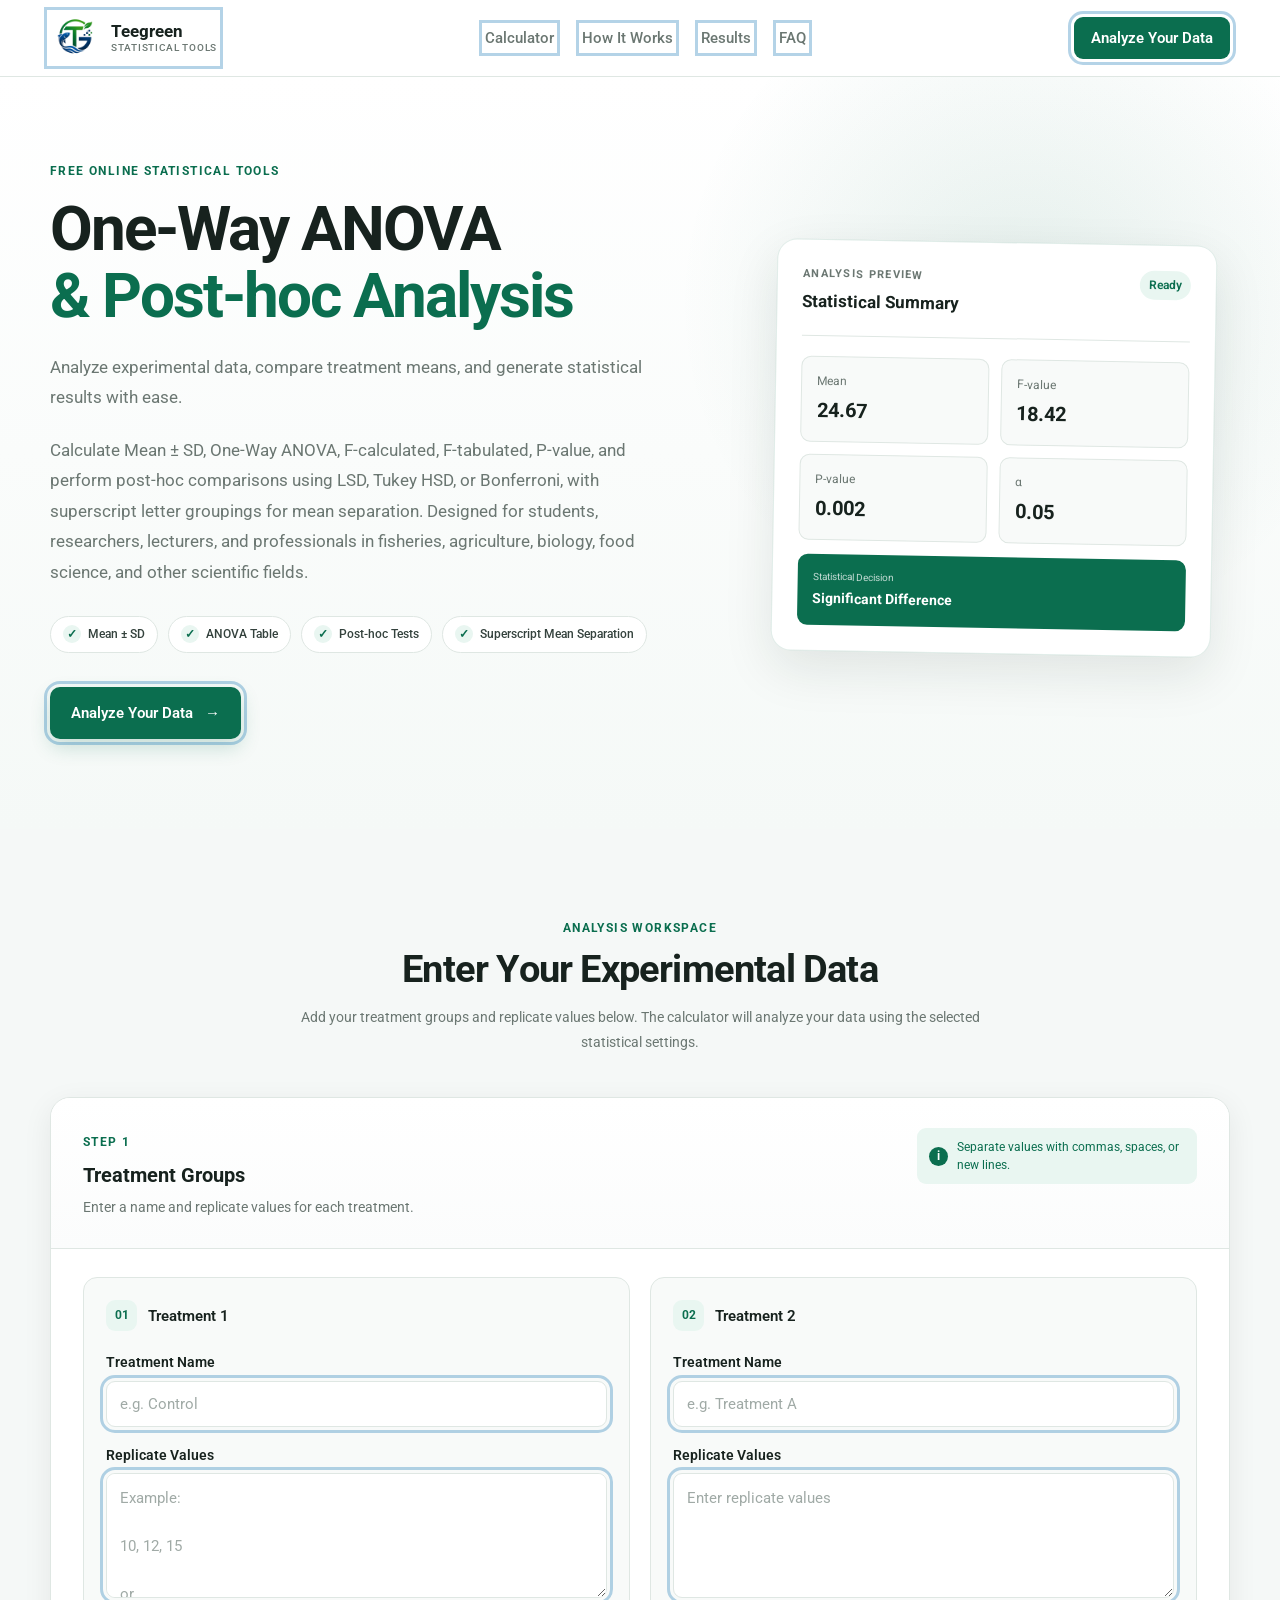
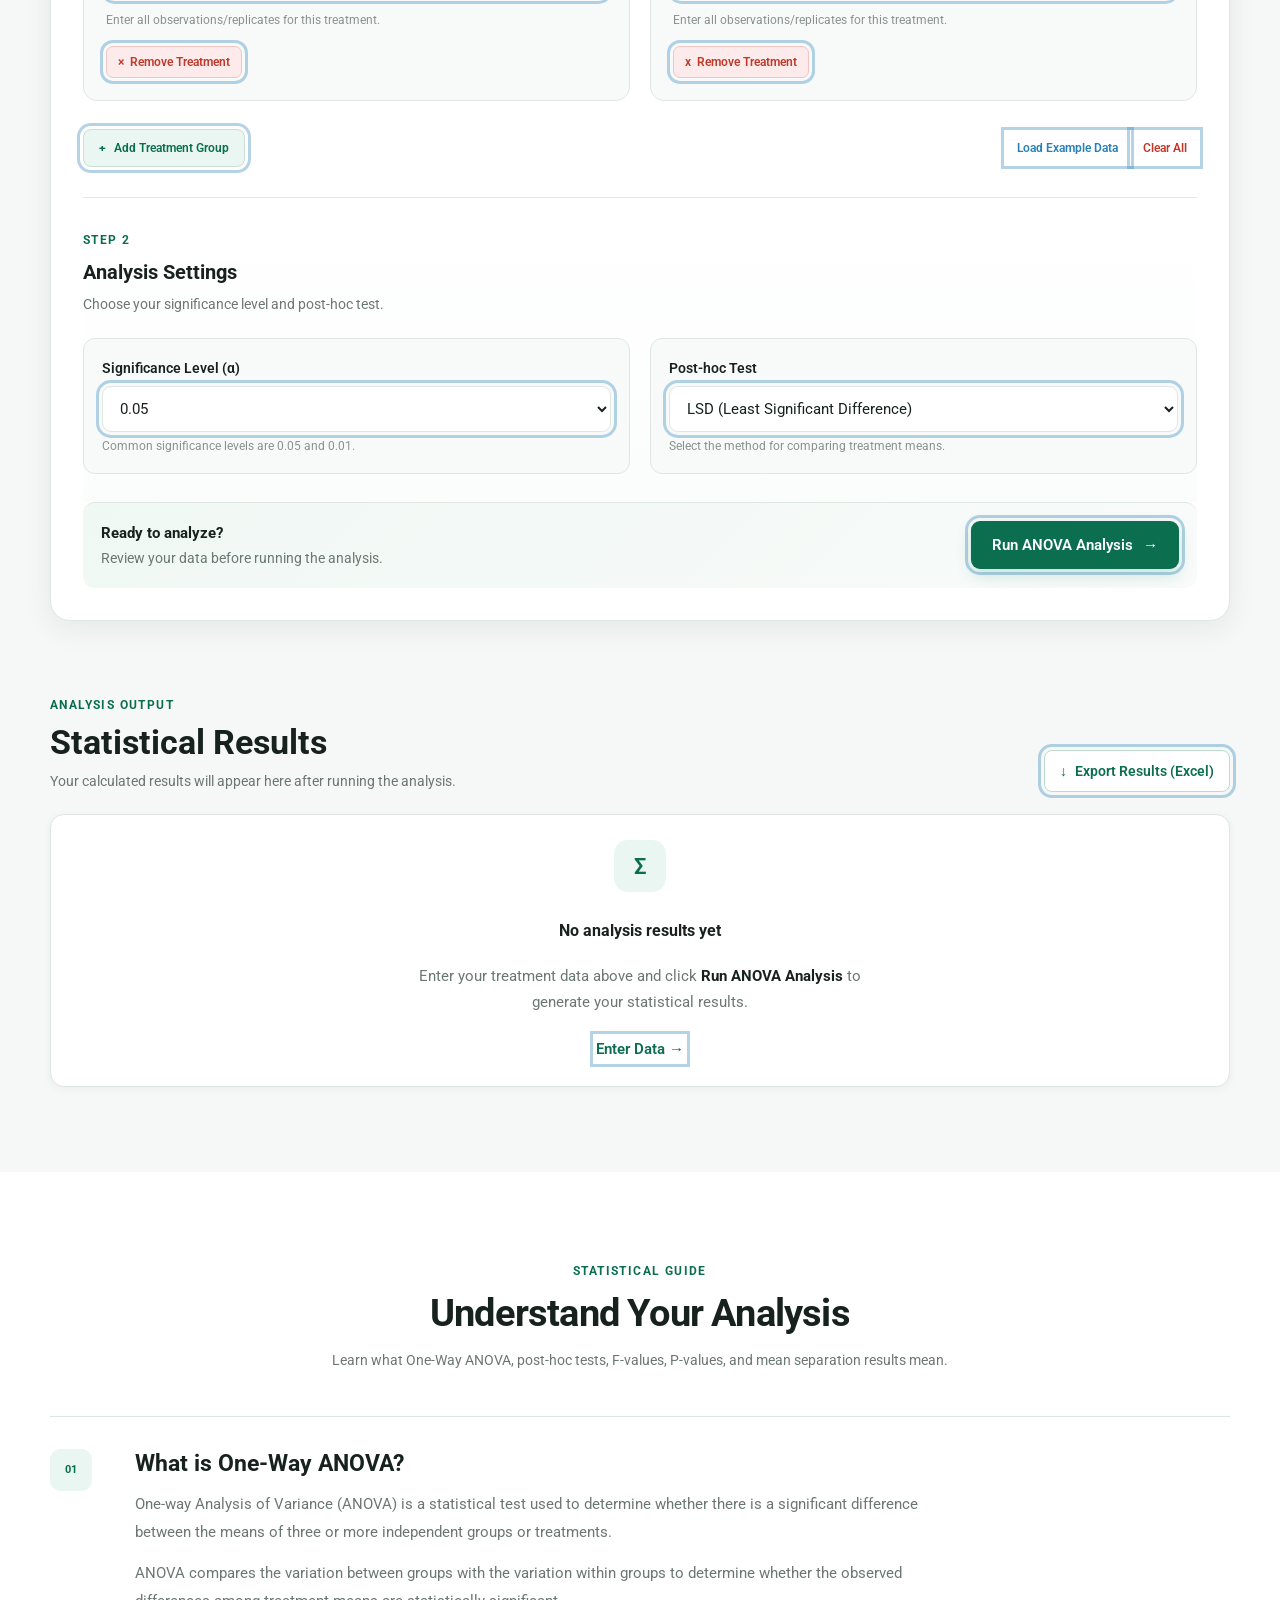
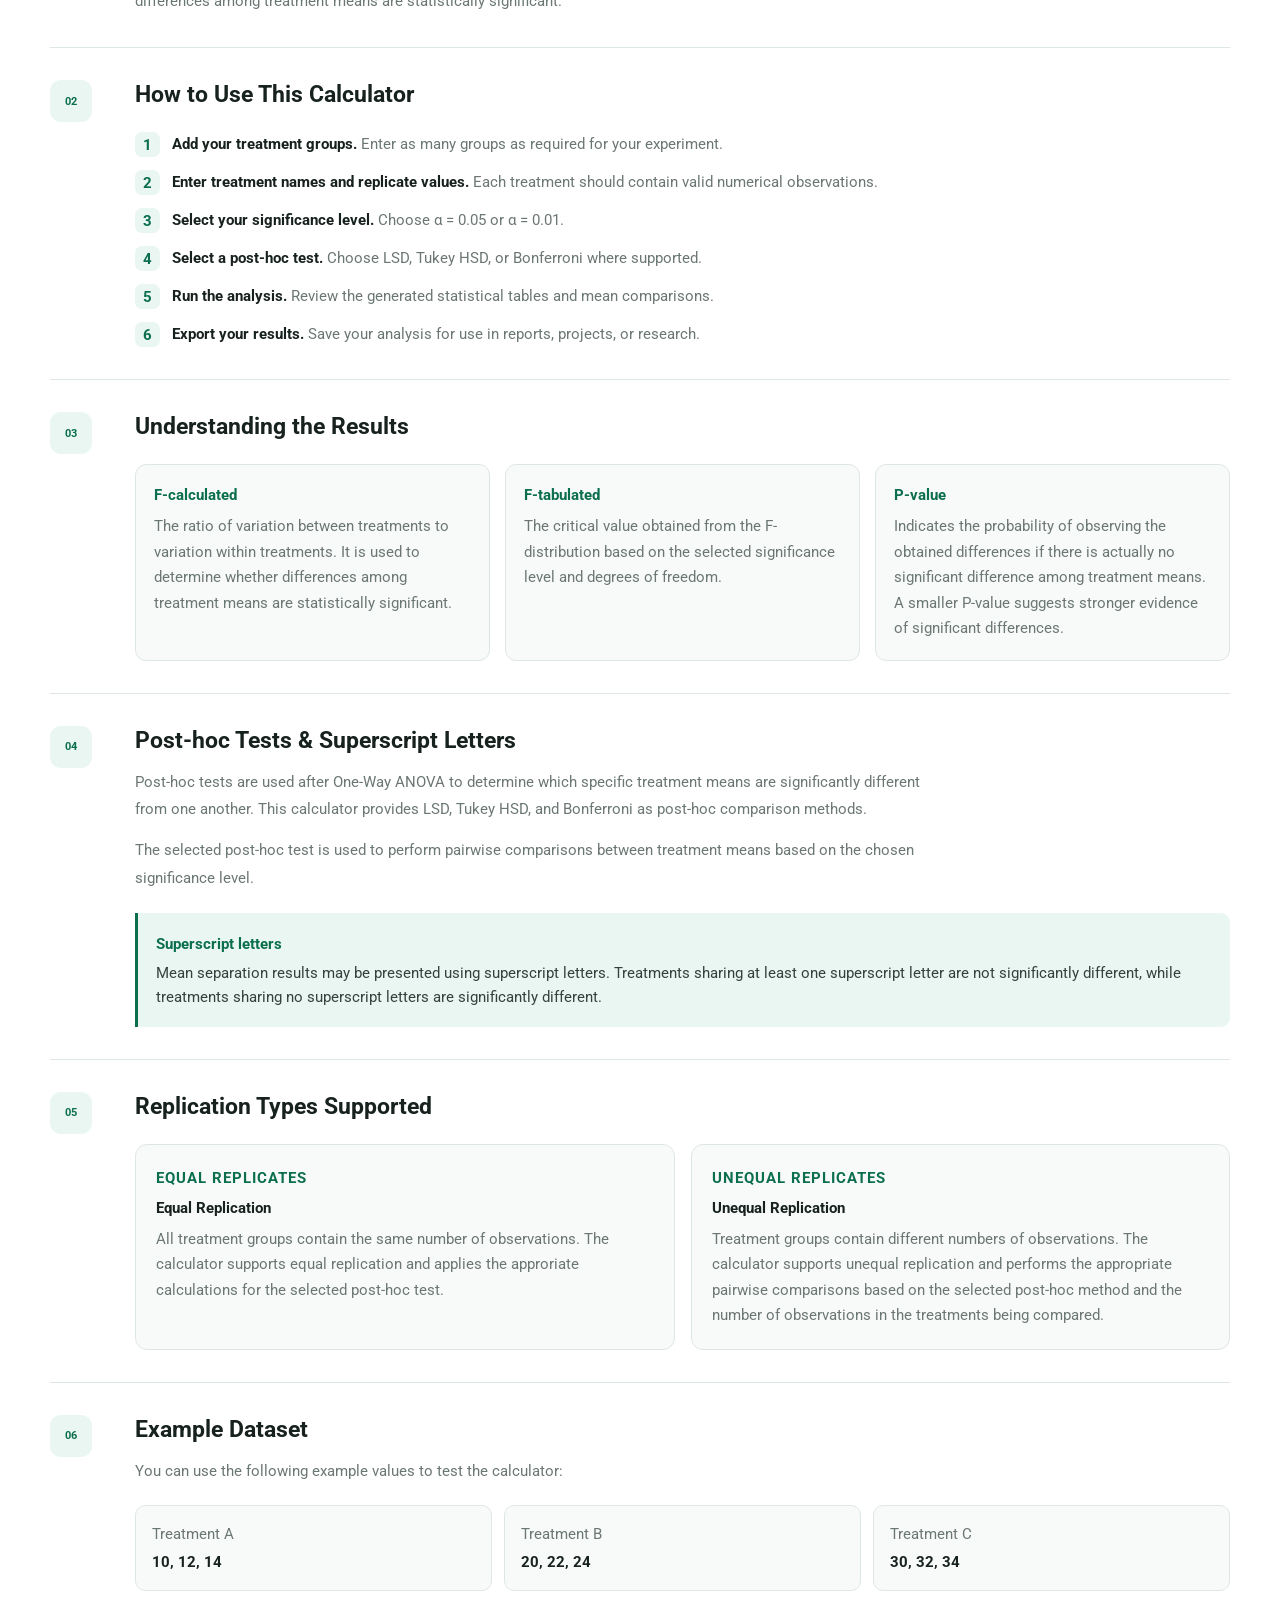
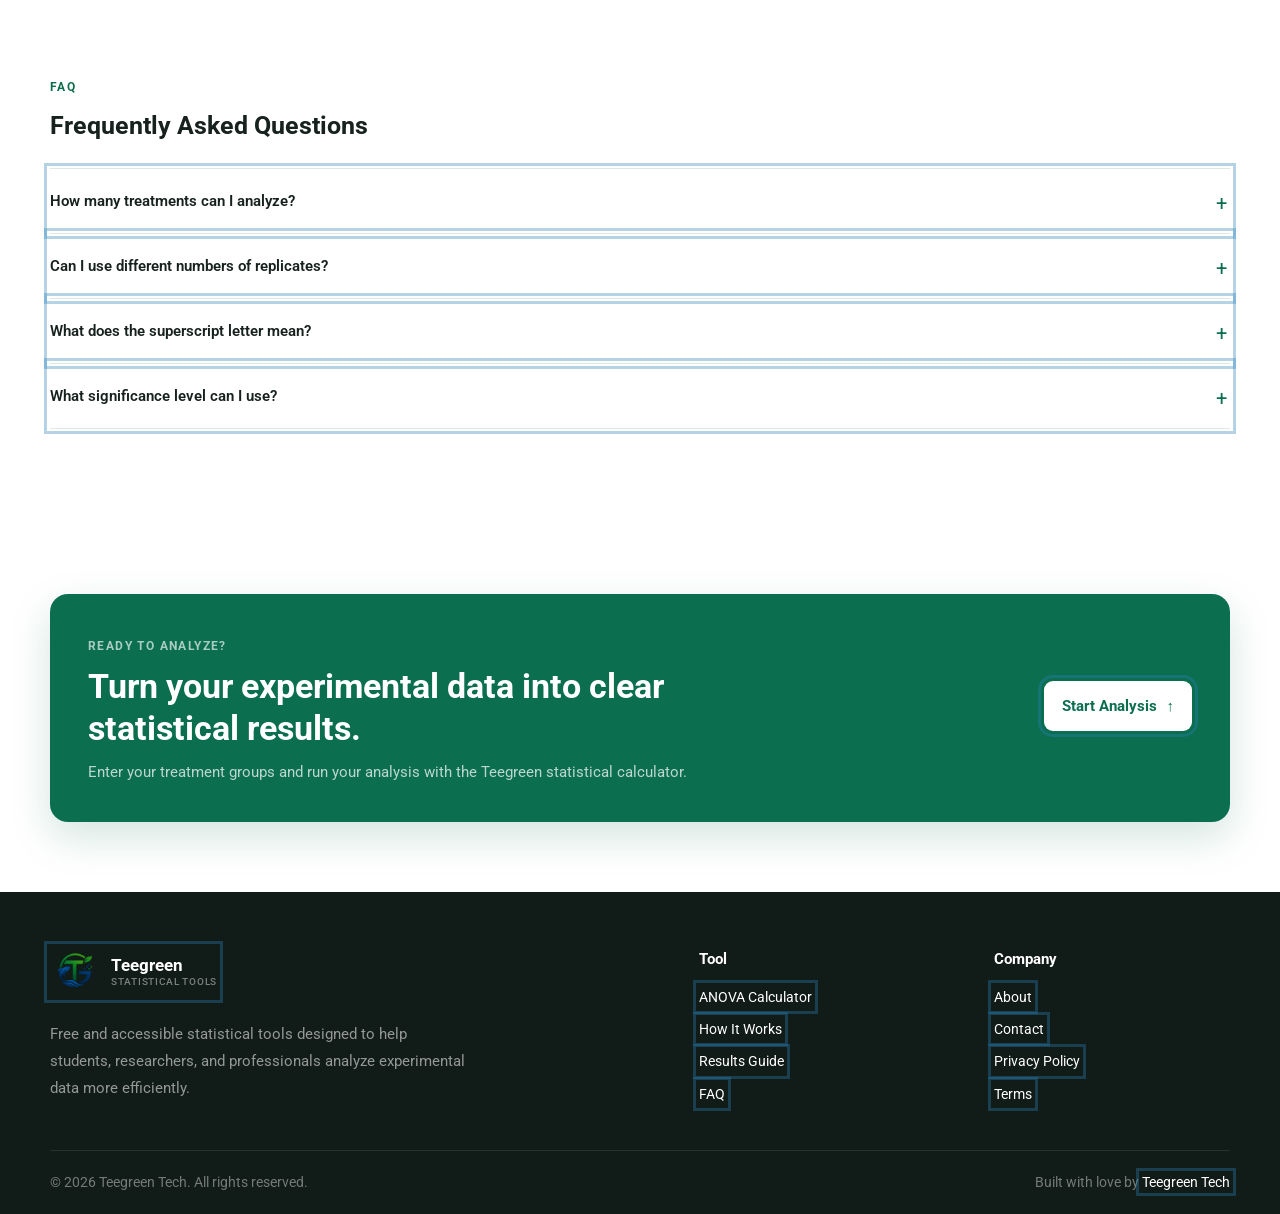
<file: index.html>
<!DOCTYPE html>
<html lang="en">
<head>
<meta charset="UTF-8">

<meta name="viewport" content="width=device-width, initial-scale=1.0">

<meta name="google-site-verification" content="XVa_4-QniCpEl88RjQGCrvZUy9R5dj7hX1HdXeBAfko" />

<title>
    Teegreen One-Way ANOVA & Post-hoc Test Calculator | Free Statistical Analysis Tool
</title>

<meta
    name="description"
    content="Free One-Way ANOVA and post-hoc calculator for students, researchers, lecturers, and data analysts. Calculate Mean ± SD, ANOVA tables, F-value, P-value, F-critical, post-hoc, and mean separation online."
>

<meta
    name="keywords"
    content="One-Way ANOVA Calculator, ANOVA Calculator, Post-hoc Calculator, Mean Separation, F-test Calculator, Statistical Analysis, Mean ± SD Calculator, Research Statistics, Agriculture Statistics, Fisheries Statistics, Biology Statistics"
>

<meta name="author" content="Teegreen Tech">

<meta name="robots" content="index, follow">

<meta name="theme-color" content="#0b6e4f">

<link rel="canonical" href="https://teegreen-anova-calculator.vercel.app/">

<!-- Open Graph -->
<meta property="og:title" content="Teegreen One-Way ANOVA & Post-hoc Calculator">

<meta
    property="og:description"
    content="Perform One-Way ANOVA, Post-hoc test, Mean ± SD, F-value, P-value and mean separation online for free."
>

<meta property="og:type" content="website">

<meta property="og:url" content="https://teegreen-anova-calculator.vercel.app/">

<meta
    property="og:image"
    content="https://teegreen-anova-calculator.vercel.app/teegreen-logo.png"
>

<!-- Twitter -->
<meta name="twitter:card" content="summary_large_image">

<!-- Google tag (gtag.js) -->
<script async src="https://www.googletagmanager.com/gtag/js?id=G-LBGNZDRL6W"></script>
<script>
  window.dataLayer = window.dataLayer || [];
  function gtag(){dataLayer.push(arguments);}
  gtag('js', new Date());

  gtag('config', 'G-LBGNZDRL6W');
</script>

<!-- Fonts -->
<link rel="preconnect" href="https://fonts.googleapis.com">
<link rel="preconnect" href="https://fonts.gstatic.com" crossorigin>
<link href="https://fonts.googleapis.com/css2?family=Roboto:ital,wght@0,100..900;1,100..900&display=swap" rel="stylesheet">



<!-- Main Stylesheet -->
<link
    rel="stylesheet"
    href="./assets/css/style.css"
>

</head>

<body>
    
    <!-- SITE HEADER -->

<header class="site-header"><div class="container header-inner">

    <a
        href="./"
        class="brand"
        aria-label="Teegreen Statistical Tools Home"
    >

        <img
                src="./assets/images/teegreen-logo.png"
                alt="Teegreen ANOVA logo"
                width="50"
                height="50"
            >

        <div class="brand-text">

            <span class="brand-name">
                Teegreen
            </span>

            <span class="brand-subtitle">
                Statistical Tools
            </span>

        </div>

    </a>

    <button
            type="button"
            class="mobile-menu-toggle"
            id="menuToggle"
            aria-label="Open navigation menu"
            aria-expanded="false"
            aria-controls="mainNavigation"
        >
            <span></span>
            <span></span>
            <span></span>
        </button>


    <nav
        class="main-navigation" id="primary-navigation"
        aria-label="Main navigation"
    >

        <a href="#calculator">
            Calculator
        </a>

        <a href="#how-to-use">
            How It Works
        </a>

        <a href="#results">
            Results
        </a>

        <a href="#faq">
            FAQ
        </a>

    </nav>


    <a
        href="#calculator"
        class="header-cta"
    >
        Analyze Your Data
    </a>

</div>

</header>


<!-- HERO SECTION -->

<main><section class="hero-section"><div class="container hero-grid">

    <div class="hero-content">

        <span class="eyebrow">
            FREE ONLINE STATISTICAL TOOLS
        </span>

        <h1>
            One-Way ANOVA
            <span>& Post-hoc Analysis</span>
        </h1>

        <p class="hero-description">

            Analyze experimental data, compare treatment means,
            and generate statistical results with ease.

        </p>
        <p class="hero-description">
            Calculate Mean ± SD, One-Way ANOVA, F-calculated, F-tabulated, P-value, and perform post-hoc comparisons using LSD, Tukey HSD, or Bonferroni, with superscript letter groupings for mean separation. Designed for students, researchers, lecturers, and professionals in fisheries, agriculture, biology, food science, and other scientific fields.
        </p>


        <div class="hero-features">

            <div class="hero-feature">
                <span class="feature-icon">✓</span>
                <span>Mean ± SD</span>
            </div>

            <div class="hero-feature">
                <span class="feature-icon">✓</span>
                <span>ANOVA Table</span>
            </div>

            <div class="hero-feature">
                <span class="feature-icon">✓</span>
                <span>Post-hoc Tests</span>
            </div>

            <div class="hero-feature">
                <span class="feature-icon">✓</span>
                <span> Superscript Mean Separation</span>
            </div>

        </div>


        <a
            href="#calculator"
            class="hero-button"
        >
            Analyze Your Data
             <span aria-hidden="true">→</span>
        </a>

    </div>


    <div class="hero-visual">

        <div class="stat-preview-card">

            <div class="preview-header">

                <div>
                    <span class="preview-label">
                        ANALYSIS PREVIEW
                    </span>

                    <h2>
                        Statistical Summary
                    </h2>
                </div>

                <span class="status-indicator">
                    Ready
                </span>

            </div>


            <div class="preview-stat-grid">

                <div class="preview-stat">

                    <span>
                        Mean
                    </span>

                    <strong>
                        24.67
                    </strong>

                </div>


                <div class="preview-stat">

                    <span>
                        F-value
                    </span>

                    <strong>
                        18.42
                    </strong>

                </div>


                <div class="preview-stat">

                    <span>
                        P-value
                    </span>

                    <strong>
                        0.002
                    </strong>

                </div>


                <div class="preview-stat">

                    <span>
                        &alpha;
                    </span>

                    <strong>
                        0.05
                    </strong>

                </div>

            </div>


            <div class="preview-result">

                <span>
                    Statistical Decision
                </span>

                <strong>
                    Significant Difference
                </strong>

            </div>

        </div>

    </div>

</div>

</section>

<!-- =========================================================
     CALCULATOR SECTION -->
<section
    id="calculator"
    class="calculator-section"
><div class="container">


    <div class="section-heading">

        <span class="section-label">
            ANALYSIS WORKSPACE
        </span>

        <h2>
            Enter Your Experimental Data
        </h2>

        <p>
            Add your treatment groups and replicate values below.
            The calculator will analyze your data using the selected
            statistical settings.
        </p>

    </div>



    <!-- Calculator Main Card -->

    <div class="calculator-card">


        <!-- Calculator Header -->

        <div class="calculator-card-header">

            <div>

                <span class="calculator-label">
                    STEP 1
                </span>

                <h3>
                    Treatment Groups
                </h3>

                <p>
                    Enter a name and replicate values for each treatment.
                </p>

            </div>


            <div class="data-format-note">

                <span class="format-icon">
                    i
                </span>

                <span>
                    Separate values with commas, spaces, or new lines.
                </span>

            </div>

        </div>



        <!-- Treatment Groups -->

        <div
            id="groupsContainer"
            class="groups-container"
        >


            <!-- Treatment 1 -->

            <div class="group">

                <div class="group-header">

                    <div class="group-title">

                        <span class="group-number">
                            01
                        </span>

                        <h3 class="treatmentNumber">
                            Treatment 1
                        </h3>

                    </div>

                </div>


                <div class="input-group">

                    <label
                        for="treatment-name-1"
                    >
                        Treatment Name
                    </label>

                    <input
                        id="treatment-name-1"
                        type="text"
                        class="groupName"
                        placeholder="e.g. Control"
                        autocomplete="off"
                    >

                </div>


                <div class="input-group">

                    <label>
                        Replicate Values
                    </label>

                    <textarea
                        class="dataInput"
                        placeholder="Example:

10, 12, 15

or

10 12 15

or

10
12
15"
></textarea>

                    <span class="input-help">
                        Enter all observations/replicates for this treatment.
                    </span>

                </div>


                <button
                    type="button"
                    class="removeGroup"
                >
                    <span aria-hidden="true">×</span>
                    Remove Treatment
                </button>

            </div>



            <!-- Treatment 2 -->

            <div class="group">

                <div class="group-header">

                    <div class="group-title">

                        <span class="group-number">
                            02
                        </span>

                        <h3 class="treatmentNumber">
                            Treatment 2
                        </h3>

                    </div>

                </div>


                <div class="input-group">

                    <label
                        for="treatment-name-2"
                    >
                        Treatment Name
                    </label>

                    <input
                        id="treatment-name-2"
                        type="text"
                        class="groupName"
                        placeholder="e.g. Treatment A"
                        autocomplete="off"
                    >

                </div>


                <div class="input-group">

                    <label>
                        Replicate Values
                    </label>

                    <textarea
                        class="dataInput"
                        placeholder="Enter replicate values"
                        
                    ></textarea>

                    <span class="input-help">
                        Enter all observations/replicates for this treatment.
                    </span>

                </div>


                <button
                    type="button"
                    class="removeGroup"
                >
                    <span aria-hidden="true">x</span>
                    Remove Treatment
                </button>

            </div>


        </div>



        <!-- Group Controls -->

        <div class="group-controls">

            <button
                type="button"
                id="addGroup"
                class="secondary-button"
            >
                <span aria-hidden="true">+</span>
                Add Treatment Group
            </button>


            <div class="secondary-actions">

                <button
                    type="button"
                    id="exampleData"
                    class="text-button"
                >
                    Load Example Data
                </button>


                <button
                    type="button"
                    id="clearAll"
                    class="text-button danger-text"
                >
                    Clear All
                </button>

            </div>

        </div>



        <!-- Analysis Settings -->

        <div class="settings-section">

            <div class="settings-header">

                <span class="calculator-label">
                    STEP 2
                </span>

                <h3>
                    Analysis Settings
                </h3>

                <p>
                    Choose your significance level and post-hoc test.
                </p>

            </div>


            <div class="settings-grid">


                <div class="setting-control">

                    <label for="alpha">
                        Significance Level (&alpha;)
                    </label>

                    <select id="alpha">

                        <option value="0.05">
                            0.05
                        </option>

                        <option value="0.01">
                            0.01
                        </option>

                    </select>

                    <span class="setting-help">
                        Common significance levels are 0.05 and 0.01.
                    </span>

                </div>



                <div class="setting-control">

                    <label for="posthoc">
                        Post-hoc Test
                    </label>

                    <select id="posthoc">

                        <option value="LSD">
                            LSD (Least Significant Difference)
                        </option>

                        <option value="Tukey">
                            Tukey HSD
                        </option>

                        <option value="Bonferroni">
                            Bonferroni
                        </option>

                    </select>

                    <span class="setting-help">
                        Select the method for comparing treatment means.
                    </span>

                </div>


            </div>

        </div>



        <!-- Analysis Action -->

        <div class="analysis-action">

            <div class="analysis-action-text">

                <strong>
                    Ready to analyze?
                </strong>

                <span>
                    Review your data before running the analysis.
                </span>

            </div>


            <button
                type="button"
                id="analyze"
                class="primary-button"
            >
                Run ANOVA Analysis
                <span aria-hidden="true">→</span>
            </button>

        </div>


    </div>



    <!-- =====================================================
         RESULTS
    ====================================================== -->

    <section
        class="results-section" 
        aria-labelledby="results-title"
    >

        <div class="results-heading">

            <div>

                <span class="section-label">
                    ANALYSIS OUTPUT
                </span>

                <h2 id="results-title">
                    Statistical Results
                </h2>

                <p>
                    Your calculated results will appear here after
                    running the analysis.
                </p>

            </div>


            <button
                type="button"
                id="exportCSV"
                class="export-button"
            >
                <span aria-hidden="true">↓</span>
                Export Results (Excel)
            </button>

        </div>


        <!-- Keep this ID exactly as your JavaScript expects -->

        <div
            id="results"
            class="results-container"
            aria-live="polite"
            aria-atomic="true"
        >

            <div class="results-empty-state">

                <div class="empty-state-icon">
                    Σ
                </div>

                <h3>
                    No analysis results yet
                </h3>

                <p>
                    Enter your treatment data above and click
                    <strong>Run ANOVA Analysis</strong> to generate
                    your statistical results.
                </p>

                <a href="#calculator">
                    Enter Data →
                </a>

            </div>

        </div>

    </section>


</div>

</section>

<!-- INFORMATION SECTION -->

<section class="information-section">
    
    <div class="container">


    <div class="section-heading">

        <span class="section-label">
            STATISTICAL GUIDE
        </span>

        <h2>
            Understand Your Analysis
        </h2>

        <p>
            Learn what One-Way ANOVA, post-hoc tests, F-values, P-values,
            and mean separation results mean.
        </p>

    </div>



    <!-- What is ANOVA -->

    <article class="info-card">

        <div class="info-card-number">
            01
        </div>

        <div class="info-card-content">

            <h2>
                What is One-Way ANOVA?
            </h2>

            <p>
                One-way Analysis of Variance (ANOVA) is a statistical
                test used to determine whether there is a significant
                difference between the means of three or more
                independent groups or treatments.
            </p>

            <p>
                ANOVA compares the variation between groups with the
                variation within groups to determine whether the observed
                differences among treatment means are statistically
                significant.
            </p>

        </div>

    </article>



    <!-- How to Use -->

    <article
        id="how-to-use"
        class="info-card"
    >

        <div class="info-card-number">
            02
        </div>

        <div class="info-card-content">

            <h2>
                How to Use This Calculator
            </h2>

            <ol class="instruction-list">

                <li>
                    <span>1</span>
                    <div>
                        <strong>Add your treatment groups.</strong>
                        Enter as many groups as required for your experiment.
                    </div>
                </li>

                <li>
                    <span>2</span>
                    <div>
                        <strong>Enter treatment names and replicate values.</strong>
                        Each treatment should contain valid numerical observations.
                    </div>
                </li>

                <li>
                    <span>3</span>
                    <div>
                        <strong>Select your significance level.</strong>
                        Choose &alpha; = 0.05 or &alpha; = 0.01.
                    </div>
                </li>

                <li>
                    <span>4</span>
                    <div>
                        <strong>Select a post-hoc test.</strong>
                        Choose LSD, Tukey HSD, or Bonferroni where supported.
                    </div>
                </li>

                <li>
                    <span>5</span>
                    <div>
                        <strong>Run the analysis.</strong>
                        Review the generated statistical tables and mean comparisons.
                    </div>
                </li>

                <li>
                    <span>6</span>
                    <div>
                        <strong>Export your results.</strong>
                        Save your analysis for use in reports, projects, or research.
                    </div>
                </li>

            </ol>

        </div>

    </article>



    <!-- Understanding Results -->

    <article
        id="understanding-result"
        class="info-card"
    >

        <div class="info-card-number">
            03
        </div>

        <div class="info-card-content">

            <h2>
                Understanding the Results
            </h2>


            <div class="definition-grid">

                <div class="definition-item">

                    <h3>
                        F-calculated
                    </h3>

                    <p>
                        The ratio of variation between treatments to
                        variation within treatments. It is used to
                        determine whether differences among treatment
                        means are statistically significant.
                    </p>

                </div>


                <div class="definition-item">

                    <h3>
                        F-tabulated
                    </h3>

                    <p>
                        The critical value obtained from the F-distribution
                        based on the selected significance level and
                        degrees of freedom.
                    </p>

                </div>


                <div class="definition-item">

                    <h3>
                        P-value
                    </h3>

                    <p>
                        Indicates the probability of observing the
                        obtained differences if there is actually no
                        significant difference among treatment means.
                        A smaller P-value suggests stronger evidence
                        of significant differences.
                    </p>

                </div>

            </div>

        </div>

    </article>



    <!-- Post-hoc Tests -->

    <article class="info-card">

        <div class="info-card-number">
            04
        </div>

        <div class="info-card-content">

            <h2>
                Post-hoc Tests & Superscript Letters
            </h2>

            <p>
                Post-hoc tests are used after One-Way ANOVA to determine which specific treatment means are significantly different from one another. This calculator provides LSD, Tukey HSD, and Bonferroni as post-hoc comparison methods.
            </p>

            <p>
                The selected post-hoc test is used to perform pairwise comparisons between treatment means based on the chosen significance level.
            </p>


            <div class="highlight-box">

                <strong>
                    Superscript letters
                </strong>

                <p>
                    Mean separation results may be presented using superscript letters. Treatments sharing at least one superscript letter are not significantly different, while treatments sharing no superscript letters are significantly different.
                </p>

            </div>

        </div>

    </article>



    <!-- Replication -->

    <article class="info-card">

        <div class="info-card-number">
            05
        </div>

        <div class="info-card-content">

            <h2>
                Replication Types Supported
            </h2>


            <div class="replication-grid">

                <div class="replication-card">

                    <span class="replication-label">
                        EQUAL REPLICATES
                    </span>

                    <h3>
                        Equal Replication
                    </h3>

                    <p>
                        All treatment groups contain the same number
                        of observations. The calculator supports equal replication and applies the
                        approriate calculations for the selected post-hoc test.
                    </p>

                </div>


                <div class="replication-card">

                    <span class="replication-label">
                        UNEQUAL REPLICATES
                    </span>

                    <h3>
                        Unequal Replication
                    </h3>

                    <p>
                        Treatment groups contain different numbers
                        of observations. The calculator supports unequal replication and performs the appropriate pairwise comparisons based on the selected post-hoc method and the number of observations in the treatments being compared.
                    </p>

                </div>

            </div>

        </div>

    </article>



    <!-- Example -->

    <article class="info-card">

        <div class="info-card-number">
            06
        </div>

        <div class="info-card-content">

            <h2>
                Example Dataset
            </h2>

            <p>
                You can use the following example values to test
                the calculator:
            </p>


            <div class="example-dataset">

                <div class="example-treatment">

                    <span>
                        Treatment A
                    </span>

                    <strong>
                        10, 12, 14
                    </strong>

                </div>


                <div class="example-treatment">

                    <span>
                        Treatment B
                    </span>

                    <strong>
                        20, 22, 24
                    </strong>

                </div>


                <div class="example-treatment">

                    <span>
                        Treatment C
                    </span>

                    <strong>
                        30, 32, 34
                    </strong>

                </div>

            </div>

        </div>

    </article>



    <!-- FAQ -->

    <article
        id="faq"
        class="faq-section"
    >

        <div class="faq-heading">

            <span class="section-label">
                FAQ
            </span>

            <h2>
                Frequently Asked Questions
            </h2>

        </div>


        <div class="faq-list">


            <details class="faq-item">

                <summary>
                    How many treatments can I analyze?
                </summary>

                <div class="faq-answer">

                    <p>
                        You can analyze multiple treatment groups as
                        long as valid replicate values are provided
                        for each group.
                    </p>

                </div>

            </details>



            <details class="faq-item">

                <summary>
                    Can I use different numbers of replicates?
                </summary>

                <div class="faq-answer">

                    <p>
                        Yes. The calculator supports both equal and
                        unequal numbers of replicates. The calculations and pairwise comparisons are performed according to the selected post-hoc test.
                    </p>

                </div>

            </details>



            <details class="faq-item">

                <summary>
                    What does the superscript letter mean?
                </summary>

                <div class="faq-answer">

                    <p>
                        Superscript letters show statistical grouping
                        in the mean seperation results. Treatments sharing at least one letter are not significantly different, while treatments sharing no letters are significantly different.
                    </p>

                </div>

            </details>



            <details class="faq-item">

                <summary>
                    What significance level can I use?
                </summary>

                <div class="faq-answer">

                    <p>
                        The calculator supports common significance
                        levels such as &alpha; = 0.05 and &alpha; = 0.01 for
                        statistical testing.
                    </p>

                </div>

            </details>


        </div>

    </article>


</div>

</section>



<!-- =========================================================
     CALL TO ACTION
========================================================= -->

<section class="final-cta">

<div class="container">

    <div class="final-cta-card">

        <div>

            <span class="section-label">
                READY TO ANALYZE?
            </span>

            <h2>
                Turn your experimental data into clear statistical results.
            </h2>

            <p>
                Enter your treatment groups and run your analysis
                with the Teegreen statistical calculator.
            </p>

        </div>


        <a
            href="#calculator"
            class="final-cta-button"
        >
            Start Analysis
            <span aria-hidden="true">↑</span>
        </a>

    </div>

</div>

</section>

</main>



<!-- =========================================================
     FOOTER
========================================================= -->

<footer class="site-footer">

<div class="container">


    <div class="footer-main">


        <div class="footer-brand">

            <a
                href="./"
                class="brand footer-brand-link"
            >

                <img
                src="./assets/images/teegreen-logo.png"
                alt="Teegreen ANOVA logo"
                width="50"
                height="50"
            >

                <div class="brand-text">

                    <span class="brand-name">
                        Teegreen
                    </span>

                    <span class="brand-subtitle">
                        Statistical Tools
                    </span>

                </div>

            </a>


            <p>
                Free and accessible statistical tools designed
                to help students, researchers, and professionals
                analyze experimental data more efficiently.
            </p>

        </div>



        <div class="footer-column">

            <h3>
                Tool
            </h3>

            <a href="#calculator">
                ANOVA Calculator
            </a>

            <a href="#how-to-use">
                How It Works
            </a>

            <a href="#understanding-results">
                Results Guide
            </a>

            <a href="#faq">
                FAQ
            </a>

        </div>



        <div class="footer-column">

            <h3>
                Company
            </h3>

            <a href="pages/about.html">
                About
            </a>

            <a href="pages/contact.html">
                Contact
            </a>

            <a href="pages/privacy-policy.html">
                Privacy Policy
            </a>

            <a href="pages/terms.html">
                Terms
            </a>

        </div>


    </div>



    <div class="footer-bottom">

        <p>
            © <span id="currentYear"></span>
            Teegreen Tech. All rights reserved.
        </p>


        <p>
            Built with
            <span aria-label="love">love</span>
            by
            <a
                href="https://wa.me/2347072036842"
                target="_blank"
                rel="noopener noreferrer"
            >
                Teegreen Tech
            </a>
        </p>

    </div>


</div>

</footer>



<!-- =========================================================
     JAVASCRIPT
     Existing scripts preserved
========================================================= -->

<script src="assets/js/libraries/jstat.min.js"></script>

<script src="assets/js/libraries/xlsx.full.min.js"></script>

<script src="assets/js/anova.js"></script>

<script src="assets/js/posthoc/lsd.js"></script>

<script src="assets/js/posthoc/tukey.js"></script>

<script src="assets/js/posthoc/bonferroni.js"></script>

<script src="assets/js/cld.js"></script>

<script src="assets/js/export.js"></script>

<script src="assets/js/script.js"></script>


</body>

</html>
</file>
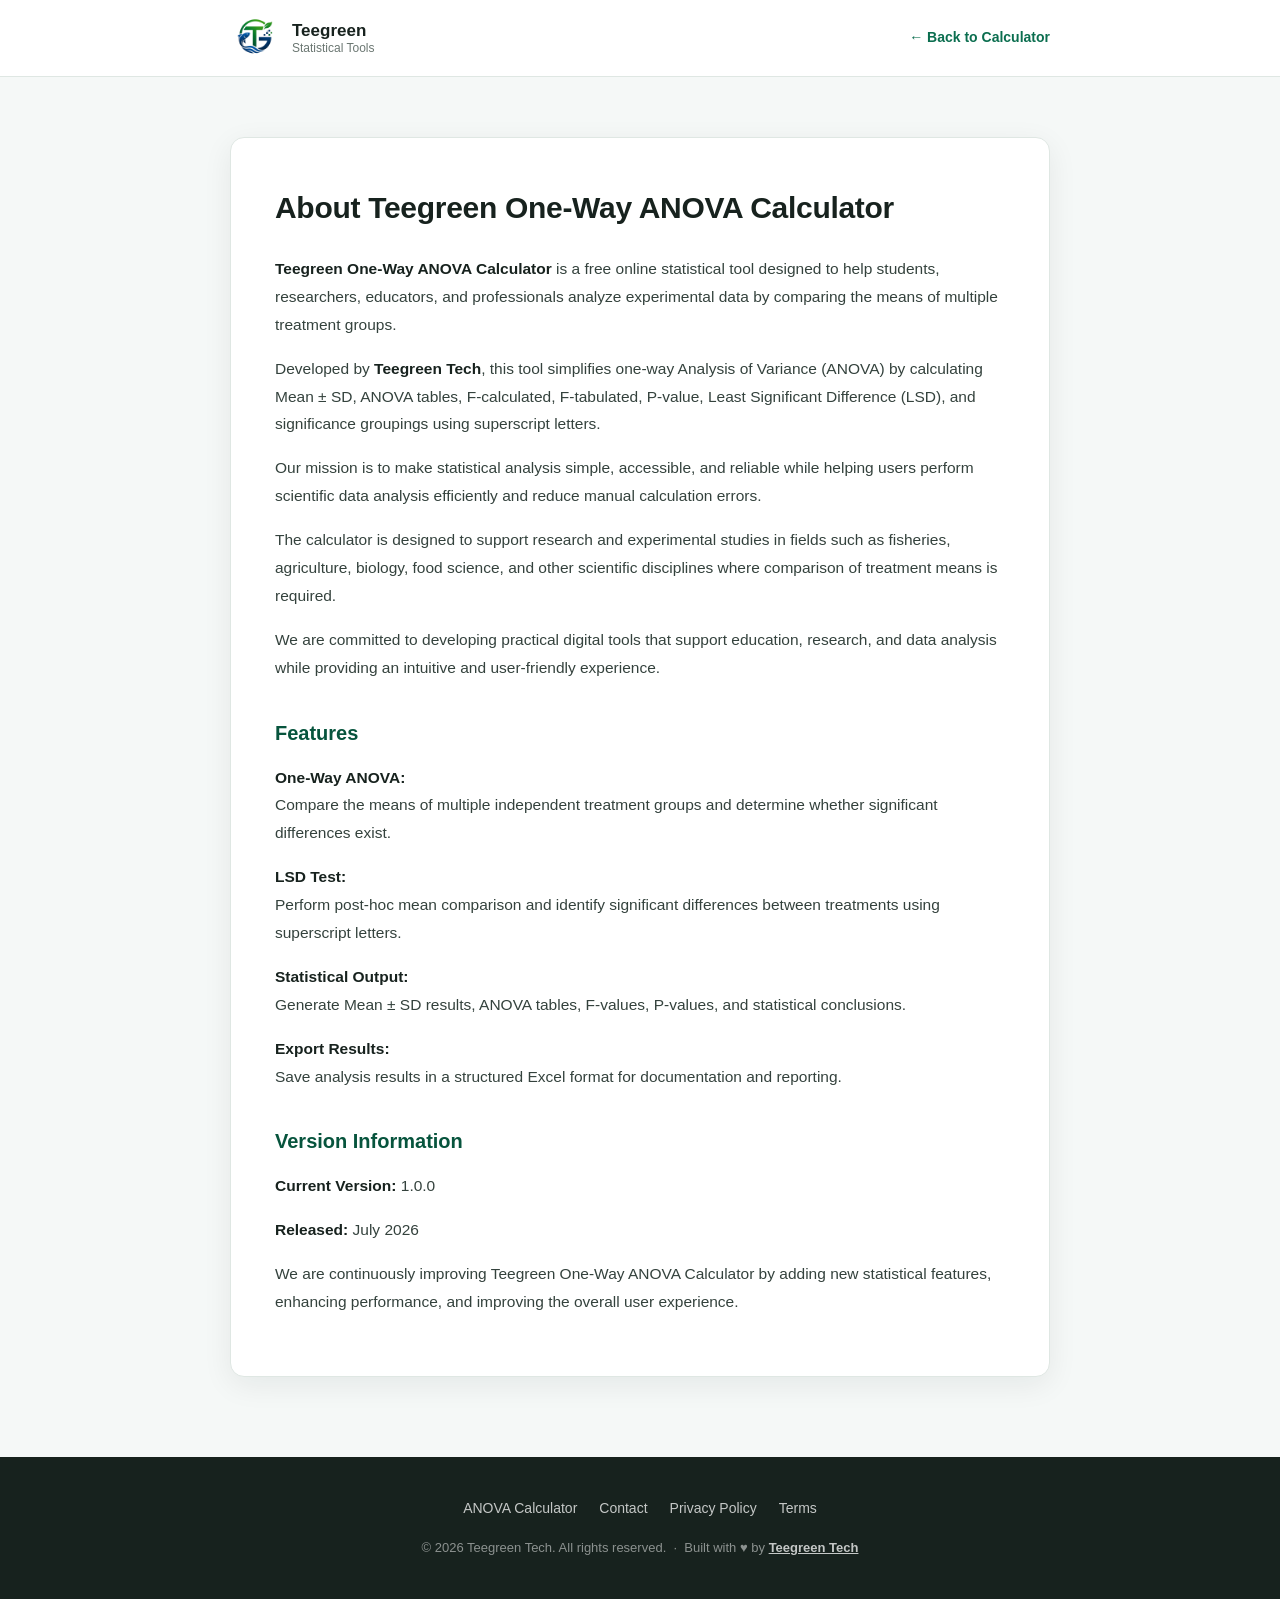
<file: pages/about.html>
<!DOCTYPE html>
<html lang="en">

<head>

    <meta charset="UTF-8">

    <meta name="viewport" content="width=device-width, initial-scale=1.0">

    <title>About | Teegreen One-Way ANOVA Calculator</title>

    <meta name="description" content="Learn about Teegreen One-Way ANOVA Calculator, a free online statistical tool designed to help students, researchers, educators, and professionals perform ANOVA analysis, LSD tests, and treatment comparisons.">

    <!-- Google tag (gtag.js) -->
<script async src="https://www.googletagmanager.com/gtag/js?id=G-LBGNZDRL6W"></script>
<script>
  window.dataLayer = window.dataLayer || [];
  function gtag(){dataLayer.push(arguments);}
  gtag('js', new Date());

  gtag('config', 'G-LBGNZDRL6W');
</script>
    <link rel="stylesheet" href="../assets/css/common.css">

</head>

<body>
<header class="site-header">
<div class="container header-inner">

    <a href="../index.html" class="brand" aria-label="Teegreen Statistical Tools Home">
        <img
                src="../assets/images/teegreen-logo.png"
                alt="Teegreen ANOVA logo"
                width="50"
                height="50"
            >
        <div class="brand-text">
            <span class="brand-name">Teegreen</span>
            <span class="brand-subtitle">Statistical Tools</span>
        </div>
    </a>

    <a href="../index.html#calculator" class="header-back">
        &larr; Back to Calculator
    </a>

</div>
</header>

<main class="page-main">
<div class="container">

        <div class="card">

            <h1>About Teegreen One-Way ANOVA Calculator</h1>


            <p>
                <strong>Teegreen One-Way ANOVA Calculator</strong> is a free online statistical tool designed to help students, researchers, educators, and professionals analyze experimental data by comparing the means of multiple treatment groups.
            </p>


            <p>
                Developed by <strong>Teegreen Tech</strong>, this tool simplifies one-way Analysis of Variance (ANOVA) by calculating Mean ± SD, ANOVA tables, F-calculated, F-tabulated, P-value, Least Significant Difference (LSD), and significance groupings using superscript letters.
            </p>


            <p>
                Our mission is to make statistical analysis simple, accessible, and reliable while helping users perform scientific data analysis efficiently and reduce manual calculation errors.
            </p>


            <p>
                The calculator is designed to support research and experimental studies in fields such as fisheries, agriculture, biology, food science, and other scientific disciplines where comparison of treatment means is required.
            </p>


            <p>
                We are committed to developing practical digital tools that support education, research, and data analysis while providing an intuitive and user-friendly experience.
            </p>


            <h2>Features</h2>


            <p>
                <strong>One-Way ANOVA:</strong><br>
                Compare the means of multiple independent treatment groups and determine whether significant differences exist.
            </p>


            <p>
                <strong>LSD Test:</strong><br>
                Perform post-hoc mean comparison and identify significant differences between treatments using superscript letters.
            </p>


            <p>
                <strong>Statistical Output:</strong><br>
                Generate Mean ± SD results, ANOVA tables, F-values, P-values, and statistical conclusions.
            </p>


            <p>
                <strong>Export Results:</strong><br>
                Save analysis results in a structured Excel format for documentation and reporting.
            </p>


            <h2>Version Information</h2>


            <p>
                <strong>Current Version:</strong> 1.0.0
            </p>


            <p>
                <strong>Released:</strong> July 2026
            </p>


            <p>
                We are continuously improving Teegreen One-Way ANOVA Calculator by adding new statistical features, enhancing performance, and improving the overall user experience.
            </p>


        </div>


        </div>
</main>

<footer class="site-footer">
<div class="container footer-inner">

    <div class="footer-links">
        <a href="../index.html">ANOVA Calculator</a>
        <a href="contact.html">Contact</a>
        <a href="privacy-policy.html">Privacy Policy</a>
        <a href="terms.html">Terms</a>
    </div>

    <p>
        &copy; <span class="footer-year"></span> Teegreen Tech. All rights reserved.
        &nbsp;&middot;&nbsp;
        Built with &hearts;&#65039; by
        <a href="https://wa.me/2347072036842" target="_blank" rel="noopener noreferrer" class="footer-credit">Teegreen Tech</a>
    </p>

</div>
</footer>

<script>
document.querySelectorAll(".footer-year").forEach(function(el) {
    el.textContent = new Date().getFullYear();
});
</script>

</body>
</html>
</file>
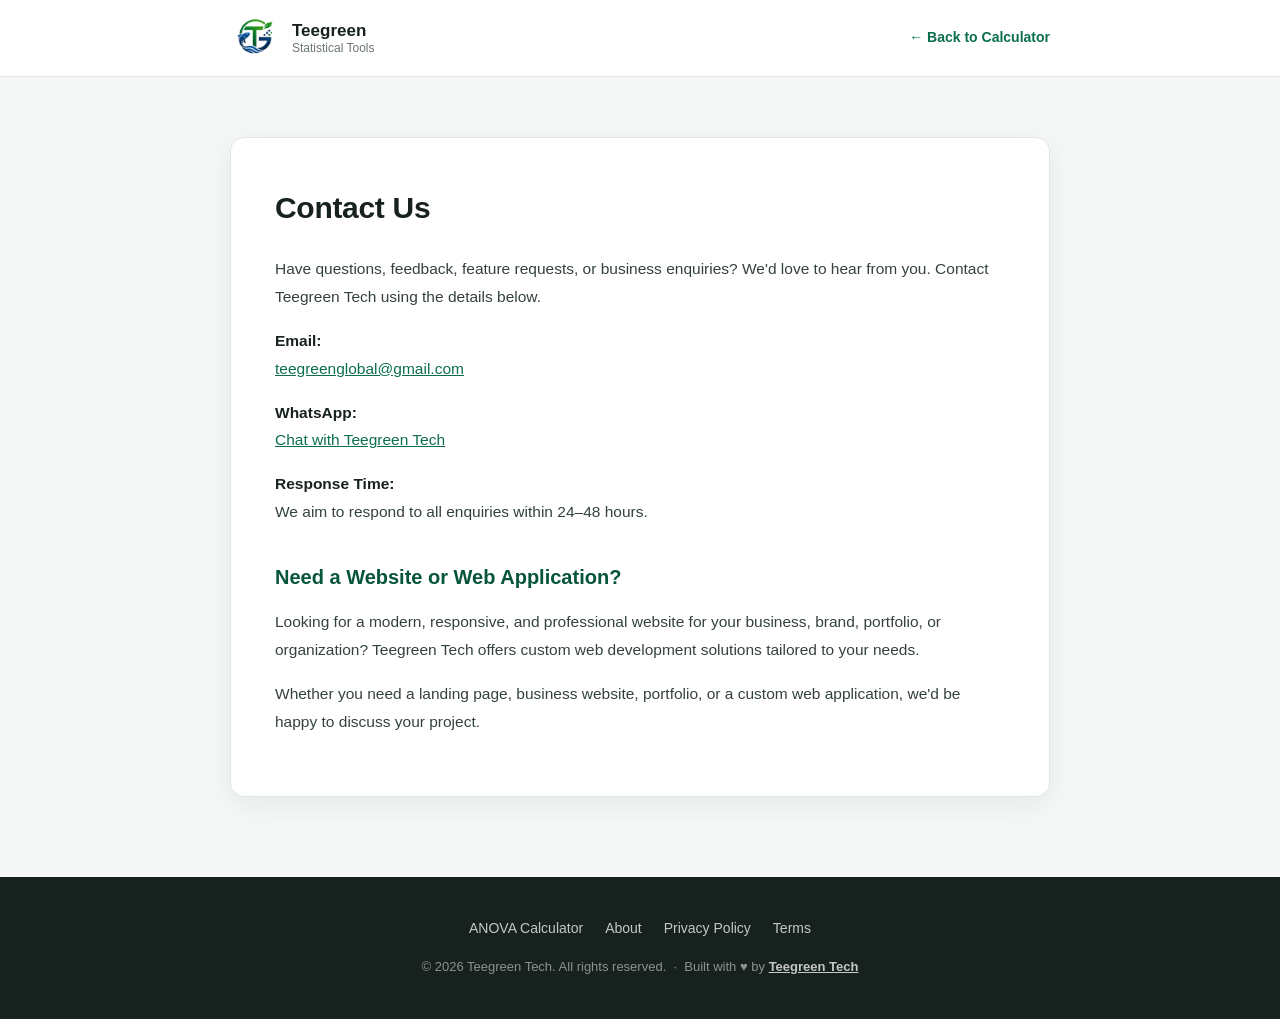
<file: pages/contact.html>
<!DOCTYPE html>
<html lang="en">

<head>

    <meta charset="UTF-8">

    <meta name="viewport" content="width=device-width, initial-scale=1.0">

    <title>Contact | Teegreen One-Way ANOVA Calculator</title>

    <meta name="description" content="Contact Teegreen Tech for support, feedback, feature requests, or business enquiries regarding Teegreen One-Way ANOVA Calculator.">

    <!-- Google tag (gtag.js) -->
<script async src="https://www.googletagmanager.com/gtag/js?id=G-LBGNZDRL6W"></script>
<script>
  window.dataLayer = window.dataLayer || [];
  function gtag(){dataLayer.push(arguments);}
  gtag('js', new Date());

  gtag('config', 'G-LBGNZDRL6W');
</script>
  
    <link rel="stylesheet" href="../assets/css/common.css">

</head>

<body>
<header class="site-header">
<div class="container header-inner">

    <a href="../index.html" class="brand" aria-label="Teegreen Statistical Tools Home">
        <img
                src="../assets/images/teegreen-logo.png"
                alt="Teegreen ANOVA logo"
                width="50"
                height="50"
            >
        <div class="brand-text">
            <span class="brand-name">Teegreen</span>
            <span class="brand-subtitle">Statistical Tools</span>
        </div>
    </a>

    <a href="../index.html#calculator" class="header-back">
        &larr; Back to Calculator
    </a>

</div>
</header>

<main class="page-main">
<div class="container">

        <div class="card">

            <h1>Contact Us</h1>

            <p>
                Have questions, feedback, feature requests, or business enquiries? We'd love to hear from you. Contact Teegreen Tech using the details below.
            </p>

            <p>
                <strong>Email:</strong><br>
                <a href="mailto:teegreenglobal@gmail.com">
                    teegreenglobal@gmail.com
                </a>
            </p>

            <p>
                <strong>WhatsApp:</strong><br>
                <a href="https://wa.me/2347072036842" target="_blank">
                    Chat with Teegreen Tech
                </a>
            </p>

            <p>
                <strong>Response Time:</strong><br>
                We aim to respond to all enquiries within 24–48 hours.
            </p>

            <h2>Need a Website or Web Application?</h2>

            <p>
                Looking for a modern, responsive, and professional website for your business, brand, portfolio, or organization? Teegreen Tech offers custom web development solutions tailored to your needs.
            </p>

            <p>
                Whether you need a landing page, business website, portfolio, or a custom web application, we'd be happy to discuss your project.
            </p>

        </div>

        </div>
</main>

<footer class="site-footer">
<div class="container footer-inner">

    <div class="footer-links">
        <a href="../index.html">ANOVA Calculator</a>
        <a href="about.html">About</a>
        <a href="privacy-policy.html">Privacy Policy</a>
        <a href="terms.html">Terms</a>
    </div>

    <p>
        &copy; <span class="footer-year"></span> Teegreen Tech. All rights reserved.
        &nbsp;&middot;&nbsp;
        Built with &hearts;&#65039; by
        <a href="https://wa.me/2347072036842" target="_blank" rel="noopener noreferrer" class="footer-credit">Teegreen Tech</a>
    </p>

</div>
</footer>

<script>
document.querySelectorAll(".footer-year").forEach(function(el) {
    el.textContent = new Date().getFullYear();
});
</script>

</body>
</html>
</file>
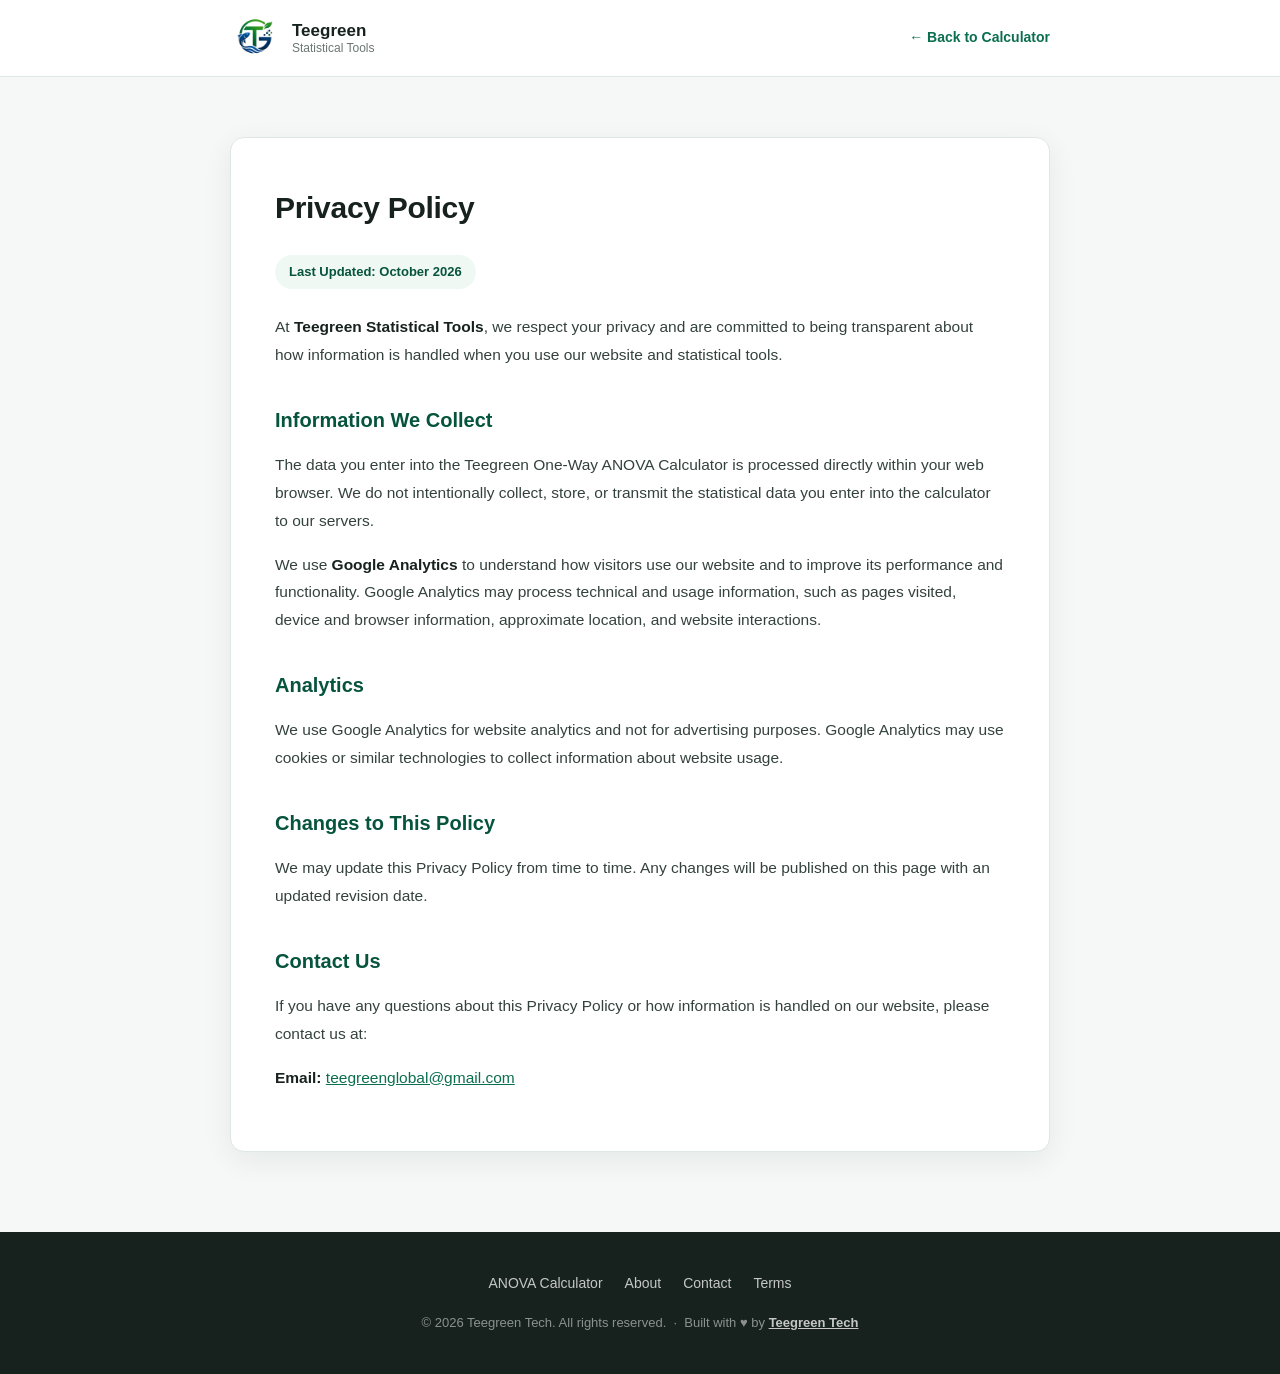
<file: pages/privacy-policy.html>
<!DOCTYPE html>
<html lang="en">

<head>

    <meta charset="UTF-8">

    <meta name="viewport" content="width=device-width, initial-scale=1.0">
    
    <title>Privacy Policy | Teegreen One-Way ANOVA Calculator</title>

    <meta name="description" content="Read the Privacy Policy for Teegreen One-Way ANOVA Calculator and learn how we protect your data and privacy.">

    <!-- Google tag (gtag.js) -->
<script async src="https://www.googletagmanager.com/gtag/js?id=G-LBGNZDRL6W"></script>
<script>
  window.dataLayer = window.dataLayer || [];
  function gtag(){dataLayer.push(arguments);}
  gtag('js', new Date());

  gtag('config', 'G-LBGNZDRL6W');
</script>
    <link rel="stylesheet" href="../assets/css/common.css">

</head>

<body>
<header class="site-header">
<div class="container header-inner">

    <a href="../index.html" class="brand" aria-label="Teegreen Statistical Tools Home">
        <img
                src="../assets/images/teegreen-logo.png"
                alt="Teegreen ANOVA logo"
                width="50"
                height="50"
            >
        <div class="brand-text">
            <span class="brand-name">Teegreen</span>
            <span class="brand-subtitle">Statistical Tools</span>
        </div>
    </a>

    <a href="../index.html#calculator" class="header-back">
        &larr; Back to Calculator
    </a>

</div>
</header>

<main class="page-main">
<div class="container">

        <div class="card">

            <h1>Privacy Policy</h1>

            <span class="updated-badge">Last Updated: October 2026</span>

            <p>
                At <strong>Teegreen Statistical Tools</strong>, we respect your privacy and are committed to being transparent about how information is handled when you use our website and statistical tools.
            </p>

            <h2>Information We Collect</h2>

            <p>
                The data you enter into the Teegreen One-Way ANOVA Calculator is processed directly within your web browser. We do not intentionally collect, store, or transmit the statistical data you enter into the calculator to our servers.

            </p>
            <p>
                We use <strong>Google Analytics</strong> to understand how visitors use our website and to improve its performance and functionality. Google Analytics may process technical and usage information, such as pages visited, device and browser information, approximate location, and website interactions.
            </p>

            <h2>
                Analytics
            </h2>

            <p>
                We use Google Analytics for website analytics and not for advertising purposes. Google Analytics may use cookies or similar technologies to collect information about website usage.
            </p>
            <h2>Changes to This Policy</h2>

            <p>
                We may update this Privacy Policy from time to time. Any changes will be published on this page with an updated revision date.
            </p>

            <h2>Contact Us</h2>

            <p>
                If you have any questions about this Privacy Policy or how information is handled on our website, please contact us at:
            </p>

            <p>
                <strong>Email:</strong>
                <a href="mailto:teegreenglobal@gmail.com">teegreenglobal@gmail.com</a>
            </p>

        </div>

        </div>
</main>

<footer class="site-footer">
<div class="container footer-inner">

    <div class="footer-links">
        <a href="../index.html">ANOVA Calculator</a>
        <a href="about.html">About</a>
        <a href="contact.html">Contact</a>
        <a href="terms.html">Terms</a>
    </div>

    <p>
        &copy; <span class="footer-year"></span> Teegreen Tech. All rights reserved.
        &nbsp;&middot;&nbsp;
        Built with &hearts;&#65039; by
        <a href="https://wa.me/2347072036842" target="_blank" rel="noopener noreferrer" class="footer-credit">Teegreen Tech</a>
    </p>

</div>
</footer>

<script>
document.querySelectorAll(".footer-year").forEach(function(el) {
    el.textContent = new Date().getFullYear();
});
</script>

</body>
</html>
</file>
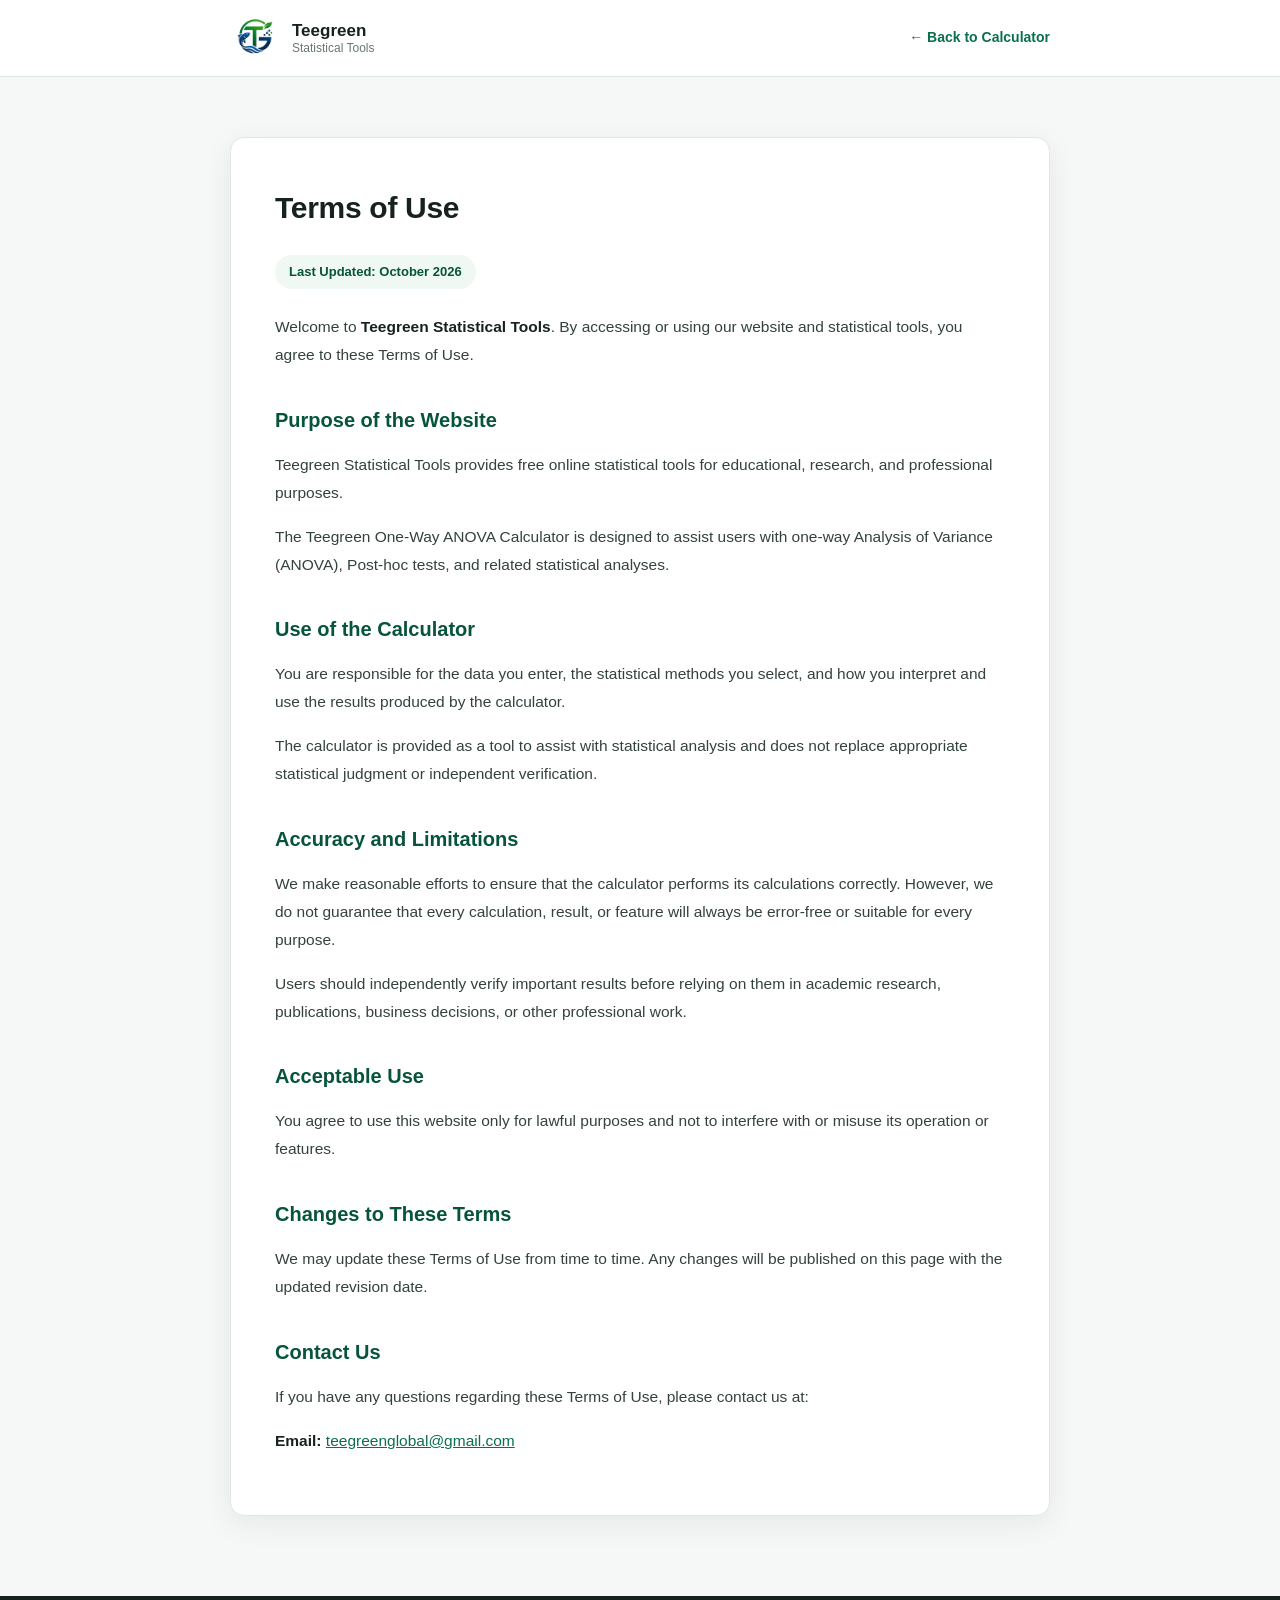
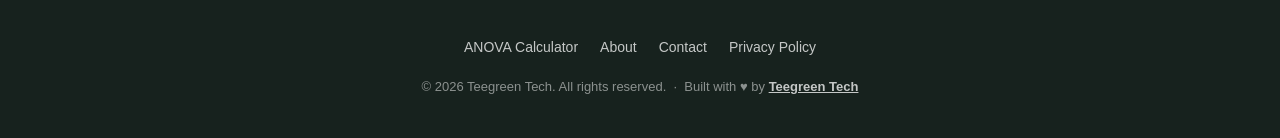
<file: pages/terms.html>
<!DOCTYPE html>
<html lang="en">

<head>

    <meta charset="UTF-8">

    <meta name="viewport" content="width=device-width, initial-scale=1.0">

    <title>Terms of Use | Teegreen One-Way ANOVA Calculator</title>

    <meta name="description" content="Read the Terms of Use for Teegreen One-Way ANOVA Calculator and understand the conditions for using our statistical calculator.">

    <!-- Google tag (gtag.js) -->
<script async src="https://www.googletagmanager.com/gtag/js?id=G-LBGNZDRL6W"></script>
<script>
  window.dataLayer = window.dataLayer || [];
  function gtag(){dataLayer.push(arguments);}
  gtag('js', new Date());

  gtag('config', 'G-LBGNZDRL6W');
</script>
    
    <link rel="stylesheet" href="../assets/css/common.css">

</head>

<body>
<header class="site-header">
<div class="container header-inner">

    <a href="../index.html" class="brand" aria-label="Teegreen Statistical Tools Home">
        <img
                src="../assets/images/teegreen-logo.png"
                alt="Teegreen ANOVA logo"
                width="50"
                height="50"
            >
        <div class="brand-text">
            <span class="brand-name">Teegreen</span>
            <span class="brand-subtitle">Statistical Tools</span>
        </div>
    </a>

    <a href="../index.html#calculator" class="header-back">
        &larr; Back to Calculator
    </a>

</div>
</header>

<main class="page-main">
<div class="container">

        <div class="card">

            <h1>Terms of Use</h1>

            <span class="updated-badge">Last Updated: October 2026</span>

            <p>
                Welcome to <strong>Teegreen Statistical Tools</strong>. By accessing or using our website and statistical tools, you agree to these Terms of Use.
            </p>


            <h2>Purpose of the Website</h2>

            <p>
                Teegreen Statistical Tools provides free online statistical tools for educational, research, and professional purposes.
            </p>

            <p>
                The Teegreen One-Way ANOVA Calculator is designed to assist users with one-way Analysis of Variance (ANOVA), Post-hoc tests, and related statistical analyses.

            </p>

            <h2>
                Use of the Calculator
            </h2>

            <p>
                You are responsible for the data you enter, the statistical methods you select, and how you interpret and use the results produced by the calculator.

            </p>

            <p>
                The calculator is provided as a tool to assist with statistical analysis and does not replace appropriate statistical judgment or independent verification.
            </p>

            <h2>Accuracy and Limitations</h2>

            <p>
                We make reasonable efforts to ensure that the calculator performs its calculations correctly. However, we do not guarantee that every calculation, result, or feature will always be error-free or suitable for every purpose.
            </p>

            <p>
                Users should independently verify important results before relying on them in academic research, publications, business decisions, or other professional work.
            </p>

            <h2>Acceptable Use</h2>

            <p>
                You agree to use this website only for lawful purposes and not to interfere with or misuse its operation or features.
            </p>


            <h2>Changes to These Terms</h2>

            <p>
                We may update these Terms of Use from time to time. Any changes will be published on this page with the updated revision date.
            </p>

            <h2>Contact Us</h2>

            <p>
                If you have any questions regarding these Terms of Use, please contact us at:
            </p>

            <p>
                <strong>Email:</strong>
                <a href="mailto:teegreenglobal@gmail.com">teegreenglobal@gmail.com</a>
            </p>

        </div>

        </div>
</main>

<footer class="site-footer">
<div class="container footer-inner">

    <div class="footer-links">
        <a href="../index.html">ANOVA Calculator</a>
        <a href="about.html">About</a>
        <a href="contact.html">Contact</a>
        <a href="privacy-policy.html">Privacy Policy</a>
    </div>

    <p>
        &copy; <span class="footer-year"></span> Teegreen Tech. All rights reserved.
        &nbsp;&middot;&nbsp;
        Built with &hearts;&#65039; by
        <a href="https://wa.me/2347072036842" target="_blank" rel="noopener noreferrer" class="footer-credit">Teegreen Tech</a>
    </p>

</div>
</footer>

<script>
document.querySelectorAll(".footer-year").forEach(function(el) {
    el.textContent = new Date().getFullYear();
});
</script>

</body>
</html>
</file>
<file: assets/css/style.css>
/* =========================================================
TEEGREEN ANOVA CALCULATOR
Production UI Stylesheet
========================================================= */

/* =========================================================

1. RESET & ROOT
   ========================================================= */

*,
*::before,
*::after {
box-sizing: border-box;
margin: 0;
padding: 0;
}

:root {

--primary: #0b6e4f;
--primary-dark: #07543d;
--primary-light: #e9f6f1;
--primary-tint: #f0f8f4;
--primary-tint-soft: #f5f9f7;
--primary-border: #bcdcd0;
--primary-border-soft: #cbded6;

--secondary: #2980b9;
--purple: #8e44ad;

--danger: #c0392b;
--danger-light: #fcebea;
--danger-tint: #f9ddda;
--danger-border: #f1c5c1;

--dark: #17221e;
--dark-deep: #111b17;
--text: #34423d;
--muted: #6b7772;
--muted-soft: #87928d;
--muted-faint: #a0aaa6;

--border: #dfe7e3;
--border-light: #dff1e9;

--background: #f5f8f7;
--surface: #ffffff;
--surface-soft: #f8faf9;
--surface-faint: #f7faf8;
--surface-hairline: #fbfcfc;
--surface-whisper: #f8fbfa;

--shadow-sm:
    0 2px 8px rgba(15, 35, 27, 0.05);

--shadow:
    0 8px 30px rgba(15, 35, 27, 0.07);

--shadow-lg:
    0 18px 50px rgba(15, 35, 27, 0.10);

--radius-sm: 8px;
--radius: 14px;
--radius-lg: 20px;

--container: 1180px;

}

/* =========================================================
2. BASE
========================================================= */

html {
scroll-behavior: smooth;
}

body {

font-family:
    "Roboto",
    sans-serif;

background: var(--background);

color: var(--text);

line-height: 1.6;

min-height: 100vh;

}


button,
input,
textarea,
select {
font-family: inherit;
}

button,
input,
textarea,
select {
font-size: 15px;
}

button {
cursor: pointer;
}

a {
color: inherit;
}

img {
max-width: 100%;
display: block;
}

.container {

width: min(
    calc(100% - 40px),
    var(--container)
);

margin-inline: auto;

}

/* =========================================================
3. HEADER
========================================================= */

.site-header {

position: sticky;

top: 0;

z-index: 1000;

background:
    rgba(255, 255, 255, 0.94);

border-bottom:
    1px solid var(--border);

backdrop-filter:
    blur(14px);

}

.header-inner {

min-height: 76px;

display: flex;

align-items: center;

justify-content: space-between;

gap: 30px;

}

/* Brand */

.brand {

display: inline-flex;

align-items: center;

gap: 11px;

text-decoration: none;

flex-shrink: 0;

}


.brand-text {

display: flex;

flex-direction: column;

line-height: 1.15;

}

.brand-name {

color: var(--dark);

font-size: 17px;

font-weight: 700;

}

.brand-subtitle {

color: var(--muted);

font-size: 10px;

font-weight: 500;

letter-spacing: 0.7px;

text-transform: uppercase;

}

/* Navigation */

.main-navigation {

display: flex;

align-items: center;

gap: 28px;

}

.main-navigation a {

color: var(--muted);

text-decoration: none;

font-size: 15px;

font-weight: 500;

transition:
    color 0.2s ease;

}

.main-navigation a:hover {

color: var(--primary);

}

.header-cta {

display: inline-flex;

align-items: center;

justify-content: center;

min-height: 42px;

padding: 0 17px;

border-radius: 9px;

background: var(--primary);

color: white;

text-decoration: none;

font-size: 15px;

font-weight: 600;

transition:
    background 0.2s ease,
    transform 0.2s ease;

}

.header-cta:hover {

background: var(--primary-dark);

transform:
    translateY(-1px);

}


.mobile-menu-toggle {
    display: none;
    width: 42px;
    height: 42px;
    margin-left: auto;
    padding: 0;
    border: 1px solid var(--border);
    border-radius: 9px;
    background: #fff;
    align-items: center;
    justify-content: center;
    flex-direction: column;
    gap: 4px;
}

.mobile-menu-toggle span {
    width: 17px;
    height: 2px;
    border-radius: 2px;
    background: var(--dark);
    transition: transform var(--transition), opacity var(--transition);
}

.mobile-menu-toggle[aria-expanded="true"] span:nth-child(1) {
    transform: translateY(6px) rotate(45deg);
}

.mobile-menu-toggle[aria-expanded="true"] span:nth-child(2) {
    opacity: 0;
}

.mobile-menu-toggle[aria-expanded="true"] span:nth-child(3) {
    transform: translateY(-6px) rotate(-45deg);
}

/* =========================================================
4. HERO
========================================================= */

.hero-section {

position: relative;

overflow: hidden;

padding:
    80px 0 90px;

background:

    radial-gradient(
        circle at 80% 30%,
        rgba(11, 110, 79, 0.10),
        transparent 30%
    ),

    linear-gradient(
        180deg,
        var(--surface) 0%,
        var(--primary-tint-soft) 100%
    );

}

.hero-grid {

display: grid;

grid-template-columns:
    minmax(0, 1.15fr)
    minmax(350px, 0.85fr);

align-items: center;

gap: 70px;

}

.eyebrow,
.section-label,
.calculator-label {

display: inline-block;

color: var(--primary);

font-size: 12px;

font-weight: 700;

letter-spacing: 1.4px;

text-transform: uppercase;

}

.hero-content h1 {

max-width: 720px;

margin-top: 13px;

color: var(--dark);

font-size:
    clamp(38px, 5vw, 62px);

line-height: 1.08;

letter-spacing: -2px;

}

.hero-content h1 span {

display: block;

color: var(--primary);

}

.hero-description {

max-width: 650px;

margin-top: 22px;

color: var(--muted);

font-size: 17px;

line-height: 1.8;

}

.hero-features {

display: flex;

flex-wrap: wrap;

gap: 10px;

margin-top: 28px;

}

.hero-feature {

display: inline-flex;

align-items: center;

gap: 7px;

padding:
    8px 12px;

border:
    1px solid var(--border);

border-radius: 50px;

background: white;

color: var(--text);

font-size: 12px;

font-weight: 500;

}

.feature-icon {

width: 18px;

height: 18px;

display: grid;

place-items: center;

border-radius: 50%;

background: var(--primary-light);

color: var(--primary);

font-size: 12px;

font-weight: 700;

}

.hero-button {

display: inline-flex;

align-items: center;

gap: 12px;

margin-top: 34px;

padding:
    14px 21px;

border-radius: 10px;

background: var(--primary);

color: white;

text-decoration: none;

font-size: 15px;

font-weight: 600;

box-shadow:
    0 8px 20px
    rgba(11, 110, 79, 0.20);

transition:
    transform 0.2s ease,
    background 0.2s ease;

}

.hero-button:hover {

background: var(--primary-dark);

transform:
    translateY(-2px);

}

/* Hero preview */

.hero-visual {

display: flex;

justify-content: center;

}

.stat-preview-card {

width: min(
    100%,
    440px
);

padding: 25px;

border:
    1px solid rgba(11, 110, 79, 0.12);

border-radius: 20px;

background: white;

box-shadow: var(--shadow-lg);

transform:
    rotate(1deg);

}

.preview-header {

display: flex;

align-items: flex-start;

justify-content: space-between;

gap: 20px;

padding-bottom: 20px;

border-bottom:
    1px solid var(--border);

}

.preview-label {

display: block;

color: var(--muted);

font-size: 11px;

font-weight: 700;

letter-spacing: 1.3px;

}

.preview-header h2 {

margin-top: 5px;

color: var(--dark);

font-size: 17px;

}

.status-indicator {

padding:
    5px 9px;

border-radius: 50px;

background: var(--primary-light);

color: var(--primary);

font-size: 12px;

font-weight: 600;

}

.preview-stat-grid {

display: grid;

grid-template-columns:
    repeat(2, 1fr);

gap: 12px;

margin-top: 20px;

}

.preview-stat {

padding: 15px;

border:
    1px solid var(--border);

border-radius: 10px;

background: var(--surface-soft);

}

.preview-stat span {

display: block;

color: var(--muted);

font-size: 12px;

}

.preview-stat strong {

display: block;

margin-top: 3px;

color: var(--dark);

font-size: 20px;

}

.preview-result {

margin-top: 14px;

padding: 15px;

border-radius: 10px;

background: var(--primary);

color: white;

}

.preview-result span {

display: block;

opacity: 0.75;

font-size: 10px;

}

.preview-result strong {

display: block;

margin-top: 2px;

font-size: 14px;

}

/* =========================================================
5. SECTION HEADINGS
========================================================= */

.section-heading {

max-width: 720px;

margin:
    0 auto 42px;

text-align: center;

}

.section-heading h2 {

margin-top: 8px;

color: var(--dark);

font-size:
    clamp(27px, 4vw, 38px);

line-height: 1.2;

letter-spacing: -0.8px;

}

.section-heading p {

margin-top: 12px;

color: var(--muted);

font-size: 14px;

line-height: 1.8;

}

/* =========================================================
6. CALCULATOR
========================================================= */

.calculator-section {

padding:
    85px 0;

}

.calculator-card {

overflow: hidden;

border:
    1px solid var(--border);

border-radius: var(--radius-lg);

background: white;

box-shadow: var(--shadow);

}

/* Calculator header */

.calculator-card-header {

display: flex;

align-items: flex-start;

justify-content: space-between;

gap: 30px;

padding:
    30px 32px;

border-bottom:
    1px solid var(--border);

background:
    linear-gradient(
        180deg,
        var(--surface),
        var(--surface-hairline)
    );

}

.calculator-card-header h3,
.settings-header h3 {

margin-top: 5px;

color: var(--dark);

font-size: 20px;

}

.calculator-card-header p,
.settings-header p {

margin-top: 5px;

color: var(--muted);

font-size: 14px;

}

.data-format-note {

display: flex;

align-items: center;

gap: 9px;

max-width: 280px;

padding:
    10px 12px;

border-radius: 9px;

background: var(--primary-light);

color: var(--primary);

font-size: 12px;

line-height: 1.5;

}

.format-icon {

width: 19px;

height: 19px;

flex-shrink: 0;

display: grid;

place-items: center;

border-radius: 50%;

background: var(--primary);

color: white;

font-size: 12px;

font-weight: 700;

}

/* Treatment container */

.groups-container {

display: grid;

grid-template-columns:
    repeat(2, minmax(0, 1fr));

gap: 20px;

padding:
    28px 32px 10px;

}

/* Treatment cards */

.group {

position: relative;

padding: 22px;

border:
    1px solid var(--border);

border-radius: 14px;

background: var(--surface-soft);

transition:
    border-color 0.2s ease,
    box-shadow 0.2s ease,
    transform 0.2s ease;

}

.group:hover {

border-color:
    rgba(11, 110, 79, 0.28);

box-shadow: var(--shadow-sm);

transform:
    translateY(-1px);

}

.group-header {

margin-bottom: 20px;

}

.group-title {

display: flex;

align-items: center;

gap: 11px;

}

.group-number {

width: 31px;

height: 31px;

display: grid;

place-items: center;

border-radius: 9px;

background: var(--primary-light);

color: var(--primary);

font-size: 12px;

font-weight: 700;

}

.treatmentNumber {

color: var(--dark);

font-size: 15px;

font-weight: 600;

}

/* Input groups */

.input-group {

margin-bottom: 17px;

}

.input-group label,
.setting-control label {

display: block;

margin-bottom: 7px;

color: var(--dark);

font-size: 14px;

font-weight: 600;

}

input,
textarea,
select {

width: 100%;

border:
    1px solid var(--border);

border-radius: 9px;

background: white;

color: var(--dark);

transition:
    border-color 0.2s ease,
    box-shadow 0.2s ease;

}

input,
select {

min-height: 46px;

padding:
    0 13px;

}

textarea {

min-height: 125px;

padding:
    12px 13px;

resize: vertical;

line-height: 1.6;

}

input::placeholder,
textarea::placeholder {

color: var(--muted-faint);

}

input:focus,
textarea:focus,
select:focus {

outline: none;

border-color: var(--primary);

box-shadow:
    0 0 0 3px
    rgba(11, 110, 79, 0.10);

}

.input-help,
.setting-help {

display: block;

margin-top: 5px;

color: var(--muted-soft);

font-size: 12px;

line-height: 1.5;

}

/* Remove button */

.removeGroup {

display: inline-flex;

align-items: center;

gap: 6px;

padding:
    8px 11px;

border:
    1px solid var(--danger-border);

border-radius: 7px;

background: var(--danger-light);

color: var(--danger);

font-size: 12px;

font-weight: 600;

}

.removeGroup:hover {

background:
    var(--danger-tint);

transform: none;

opacity: 1;

}

/* =========================================================
7. GROUP CONTROLS
========================================================= */

.group-controls {

display: flex;

align-items: center;

justify-content: space-between;

gap: 20px;

padding:
    18px 32px 30px;

}

.secondary-actions {

display: flex;

align-items: center;

gap: 5px;

}

.secondary-button,
.text-button {

border: none;

background: transparent;

font-weight: 600;

}

.secondary-button {

display: inline-flex;

align-items: center;

gap: 8px;

padding:
    11px 15px;

border:
    1px solid var(--primary-border-soft);

border-radius: 8px;

background: var(--primary-light);

color: var(--primary);

font-size: 12px;

}

.secondary-button:hover {

background:
    var(--border-light);

transform:
    translateY(-1px);

opacity: 1;

}

.text-button {

padding:
    8px 10px;

color: var(--secondary);

font-size: 12px;

}

.text-button:hover {

color: var(--primary);

transform: none;

opacity: 1;

}

.danger-text {

color: var(--danger);

}

/* =========================================================
8. SETTINGS
========================================================= */

.settings-section {

margin:
    0 32px;

padding:
    28px 0;

border-top:
    1px solid var(--border);

}

.settings-grid {

display: grid;

grid-template-columns:
    repeat(2, minmax(0, 1fr));

gap: 20px;

margin-top: 22px;

}

.setting-control {

padding:
    18px;

border:
    1px solid var(--border);

border-radius: 12px;

background: var(--surface-soft);

}

.setting-control select {

background: white;

}

/* =========================================================
9. ANALYSIS ACTION
========================================================= */

.analysis-action {

display: flex;

align-items: center;

justify-content: space-between;

gap: 25px;

margin:
    0 32px 32px;

padding:
    18px;

border-radius: 12px;

background:
    linear-gradient(
        135deg,
        var(--primary-tint),
        var(--surface-whisper)
    );

}

.analysis-action-text strong {

display: block;

color: var(--dark);

font-size: 15px;

}

.analysis-action-text span {

display: block;

margin-top: 2px;

color: var(--muted);

font-size: 14px;

}

.primary-button {

display: inline-flex;

align-items: center;

justify-content: center;

gap: 10px;

min-height: 48px;

padding:
    0 21px;

border: none;

border-radius: 9px;

background: var(--primary);

color: white;

font-size: 15px;

font-weight: 600;

white-space: nowrap;

box-shadow:
    0 6px 16px
    rgba(11, 110, 79, 0.18);

transition:
    background 0.2s ease,
    transform 0.2s ease,
    box-shadow 0.2s ease;

}

.primary-button:hover {

background: var(--primary-dark);

transform:
    translateY(-2px);

box-shadow:
    0 9px 20px
    rgba(11, 110, 79, 0.23);

opacity: 1;

}

/* =========================================================
10. RESULTS
========================================================= */

.results-section {

margin-top: 70px;

}

.results-heading {

display: flex;

align-items: flex-end;

justify-content: space-between;

gap: 25px;

margin-bottom: 22px;

}

.results-heading h2 {

margin-top: 6px;

color: var(--dark);

font-size:
    clamp(25px, 4vw, 34px);

line-height: 1.2;

}

.results-heading p {

margin-top: 7px;

color: var(--muted);

font-size: 14px;

}

.export-button {

display: inline-flex;

align-items: center;

justify-content: center;

gap: 8px;

min-height: 42px;

padding:
    0 15px;

border:
    1px solid var(--primary-border);

border-radius: 8px;

background: white;

color: var(--primary);

font-size: 14px;

font-weight: 600;

white-space: nowrap;

}

.export-button:hover {

background: var(--primary-light);

transform:
    translateY(-1px);

opacity: 1;

}

#results {

min-height: 250px;

padding: 25px;

border:
    1px solid var(--border);

border-radius: var(--radius);

background: white;

box-shadow: var(--shadow-sm);

overflow-x: auto;

}

/* Empty state */

.results-empty-state {

min-height: 200px;

display: flex;

flex-direction: column;

align-items: center;

justify-content: center;

text-align: center;

}

.empty-state-icon {

width: 52px;

height: 52px;

display: grid;

place-items: center;

border-radius: 14px;

background: var(--primary-light);

color: var(--primary);

font-size: 22px;

font-weight: 600;

}

.results-empty-state h3 {

margin-top: 15px;

color: var(--dark);

font-size: 15px;

}

.results-empty-state p {

max-width: 460px;

margin-top: 5px;

color: var(--muted);

font-size: 15px;

line-height: 1.7;

}

.results-empty-state a {

margin-top: 12px;

color: var(--primary);

text-decoration: none;

font-size: 15px;

font-weight: 600;

}

/* =========================================================
11. RESULTS TABLES
========================================================= */

#results table {

width: 100%;

min-width: 700px;

margin-top: 18px;

border-collapse: separate;

border-spacing: 0;

overflow: hidden;

border:
    1px solid var(--border);

border-radius: 9px;

}

#results th {

padding:
    12px 14px;

background: var(--primary);

color: white;

font-size: 15px;

font-weight: 600;

white-space: nowrap;

text-align: center;

}

#results td {

padding:
    11px 14px;

border-bottom:
    1px solid var(--border);

color: var(--text);

font-size: 15px;

text-align: center;

}

#results tbody tr:last-child td {

border-bottom: none;

}

#results tbody tr:hover {

background:
    var(--surface-faint);

}

/* Generic tables outside results */

table {

width: 100%;

border-collapse: collapse;

}

th,
td {

padding: 12px;
font-size: 15px;

}

/* =========================================================
12. INFORMATION
========================================================= */

.information-section {

padding:
    85px 0;

background:
    var(--surface);

}

.info-card {

display: grid;

grid-template-columns: 60px minmax(0, 1fr);

gap: 25px;

padding:
    32px 0;

border-top:
    1px solid var(--border);

}

.info-card-number {

width: 42px;

height: 42px;

display: grid;

place-items: center;

border-radius: 11px;

background: var(--primary-light);

color: var(--primary);

font-size: 11px;

font-weight: 700;

}

.info-card-content h2 {

color: var(--dark);

font-size: 23px;

line-height: 1.3;

}

.info-card-content > p {

max-width: 820px;

margin-top: 13px;

color: var(--muted);

font-size: 15px;

line-height: 1.85;

}

/* Instructions */

.instruction-list {

display: grid;

gap: 13px;

margin-top: 22px;

list-style: none;

}

.instruction-list li {

display: flex;

align-items: flex-start;

gap: 12px;

color: var(--muted);

font-size: 15px;

}

.instruction-list li > span {

width: 25px;

height: 25px;

flex-shrink: 0;

display: grid;

place-items: center;

border-radius: 7px;

background: var(--primary-light);

color: var(--primary);

font-size: 15px;

font-weight: 700;

}

.instruction-list strong {

color: var(--dark);

}

/* Definitions */

.definition-grid {

display: grid;

grid-template-columns:
    repeat(3, minmax(0, 1fr));

gap: 15px;

margin-top: 22px;

}

.definition-item {

padding: 18px;

border:
    1px solid var(--border);

border-radius: 11px;

background: var(--surface-soft);

}

.definition-item h3 {

color: var(--primary);

font-size: 15px;

}

.definition-item p {

margin-top: 7px;

color: var(--muted);

font-size: 15px;

line-height: 1.7;

}

/* Highlight */

.highlight-box {

margin-top: 20px;

padding:
    18px;

border-left:
    3px solid var(--primary);

border-radius: 0 9px 9px 0;

background: var(--primary-light);

}

.highlight-box strong {

color: var(--primary);

font-size: 15px;

}

.highlight-box p {

margin-top: 5px;

color: var(--text);

font-size: 15px;

}

/* Replication */

.replication-grid {

display: grid;

grid-template-columns:
    repeat(2, minmax(0, 1fr));

gap: 16px;

margin-top: 22px;

}

.replication-card {

padding: 20px;

border:
    1px solid var(--border);

border-radius: 12px;

background: var(--surface-soft);

}

.replication-label {

color: var(--primary);

font-size: 15px;

font-weight: 700;

letter-spacing: 1px;

}

.replication-card h3 {

margin-top: 5px;

color: var(--dark);

font-size: 15px;

}

.replication-card p {

margin-top: 7px;

color: var(--muted);

font-size: 15px;

line-height: 1.7;

}

/* Example data */

.example-dataset {

display: grid;

grid-template-columns:
    repeat(3, minmax(0, 1fr));

gap: 12px;

margin-top: 20px;

}

.example-treatment {

padding:
    16px;

border:
    1px solid var(--border);

border-radius: 10px;

background: var(--surface-soft);

}

.example-treatment span {

display: block;

color: var(--muted);

font-size: 15px;

}

.example-treatment strong {

display: block;

margin-top: 4px;

color: var(--dark);

font-size: 15px;

}

/* =========================================================
13. FAQ
========================================================= */

.faq-section {

padding:
    50px 0 10px;

}

.faq-heading {

margin-bottom: 22px;

}

.faq-heading h2 {

margin-top: 7px;

color: var(--dark);

font-size: 25px;

}

.faq-list {

border-top:
    1px solid var(--border);

}

.faq-item {

border-bottom:
    1px solid var(--border);

}

.faq-item summary {

position: relative;

padding:
    20px 35px 20px 0;

color: var(--dark);

font-size: 15px;

font-weight: 600;

cursor: pointer;

list-style: none;

}

.faq-item summary::-webkit-details-marker {display: none;}

.faq-item summary::after {

content: "+";

position: absolute;

right: 3px;

top: 18px;

color: var(--primary);

font-size: 20px;

font-weight: 400;

}

.faq-item[open] summary::after {

content: "−";

}

.faq-answer {

padding:
    0 35px 20px 0;

}

.faq-answer p {

max-width: 800px;

color: var(--muted);

font-size: 15px;

line-height: 1.75;

}

/* =========================================================14. FINAL CTA========================================================= */

.final-cta {

padding:
    70px 0;

background:
    var(--surface);

}

.final-cta-card {

display: flex;

align-items: center;

justify-content: space-between;

gap: 30px;

padding:
    38px;

border-radius: 18px;

background:
    var(--primary);

box-shadow:
    0 15px 40px
    rgba(11, 110, 79, 0.18);

}

.final-cta-card .section-label {

color:
    rgba(255, 255, 255, 0.65);

}

.final-cta-card h2 {

max-width: 650px;

margin-top: 7px;

color: white;

font-size:
    clamp(26px, 4vw, 34px);

line-height: 1.25;

}

.final-cta-card p {

max-width: 600px;

margin-top: 10px;

color:
    rgba(255, 255, 255, 0.72);

font-size: 15px;

}

.final-cta-button {

display: inline-flex;

align-items: center;

gap: 10px;

padding:
    13px 18px;

border-radius: 9px;

background: white;

color: var(--primary);

text-decoration: none;

font-size: 15px;

font-weight: 700;

white-space: nowrap;

transition:
    transform 0.2s ease;

}

.final-cta-button {

transform:
    translateY(-2px);

}

/* =========================================================15. FOOTER========================================================= */

.site-footer {

padding:
    55px 0 20px;

background:
    var(--dark-deep);

color: white;

}

.footer-main {

display: grid;

grid-template-columns:
    minmax(0, 1.5fr)
    repeat(2, minmax(130px, 0.6fr));

gap: 60px;

padding-bottom:
    45px;

}

.footer-brand-link .brand-name {

color: white;

}

.footer-brand-link .brand-subtitle {

color:
    rgba(255, 255, 255, 0.45);

}

.footer-brand p {

max-width: 420px;

margin-top: 17px;

color:
    rgba(255, 255, 255, 0.55);

font-size: 15px;

line-height: 1.8;

}

.footer-column {

display: flex;

flex-direction: column;

align-items: flex-start;

gap: 10px;

}

.footer-column h3 {

margin-bottom: 5px;

color: white;

font-size: 15px;

}

.footer-column a {

color:
    rgba(255, 255, 255, 0.52);

text-decoration: none;

font-size: 14px;

transition:
    color 0.2s ease;

}

.footer-column a {

color: white;

}

.footer-bottom {

display: flex;

align-items: center;

justify-content: space-between;

gap: 20px;

padding-top:
    20px;

border-top:
    1px solid
    rgba(255, 255, 255, 0.10);

}

.footer-bottom p {

color:
    rgba(255, 255, 255, 0.42);

font-size: 14px;

}

.footer-bottom a {

color:
    rgba(255, 255, 255, 0.75);

text-decoration: none;

}

.footer-bottom a {

color: white;

}

/* =========================================================16. FOCUS ACCESSIBILITY========================================================= */

a,button,input,textarea,select,summary {

outline:
    3px solid
    rgba(41, 128, 185, 0.35);

outline-offset: 3px;

}

/* =========================================================17. RESPONSIVE — TABLET========================================================= */

@media (max-width: 950px) {

.main-navigation {

    gap: 17px;

}


.hero-grid {

    grid-template-columns:
        1fr;

    gap: 50px;

}


.hero-content {

    text-align: center;

}


.hero-description {

    margin-inline: auto;

}


.hero-features {

    justify-content: center;

}


.hero-button {

    margin-inline: auto;

}


.hero-visual {

    justify-content: center;

}


.groups-container {

    grid-template-columns:
        1fr;

}


.definition-grid {

    grid-template-columns:
        1fr;

}


.example-dataset {

    grid-template-columns:
        1fr;

}

}

/* =========================================================18. RESPONSIVE — MOBILE========================================================= */

@media (max-width: 700px) {

.container {

    width:
        min(
            calc(100% - 28px),
            var(--container)
        );

}


.site-header {

    position: relative;

}


.header-inner {

    min-height: 68px;

}


   .mobile-menu-toggle {
        display: flex;
    }

    .main-navigation {
        position: fixed;
        top: 64px;
        left: 14px;
        right: 14px;
        display: flex;
        flex-direction: column;
        align-items: stretch;
        gap: 2px;
        padding: 9px;
        border: 1px solid var(--border);
        border-radius: 12px;
        background: rgba(255, 255, 255, 0.98);
        box-shadow: var(--shadow);
        transform: translateY(-12px);
        opacity: 0;
        visibility: hidden;
        pointer-events: none;
        transition: opacity var(--transition), transform var(--transition), visibility var(--transition);
    }

    .main-navigation.is-open {
        transform: translateY(0);
        opacity: 1;
        visibility: visible;
        pointer-events: auto;
    }

    .main-navigation a {
        display: block;
        padding: 12px;
        border-radius: 8px;
        font-size: 12px;
    }

    .main-navigation a::after {
        display: none;
    }

    .main-navigation a:hover {
        background: var(--primary-soft);
    }


.header-cta {

    display: none;

}





.brand-name {

    font-size: 15px;

}


.hero-section {

    padding:
        55px 0 65px;

}


.hero-content h1 {

    font-size:
        clamp(34px, 10vw, 48px);

    letter-spacing: -1.5px;

}


.hero-description {

    font-size: 15.5px;

}


.hero-features {

    gap: 7px;

}


.hero-feature {

    font-size: 10px;

    padding:
        7px 9px;

}


.stat-preview-card {

    transform: none;

    padding: 19px;

}


.calculator-section,
.information-section {

    padding:
        60px 0;

}


.calculator-card-header {

    flex-direction: column;

    padding:
        23px 20px;


}


.data-format-note {

    max-width: none;

}


.groups-container {

    padding:
        20px 15px 5px;

}


.group {

    padding: 18px;

}


.group-controls {

    flex-direction: column;

    align-items: stretch;

    padding:
        15px 20px 25px;

}


.secondary-button {

    justify-content: center;

}


.secondary-actions {

    justify-content: center;

}


.settings-section {

    margin-inline: 20px;

}


.settings-grid {

    grid-template-columns:
        1fr;

}


.analysis-action {

    flex-direction: column;

    align-items: stretch;

    margin-inline: 20px;

    margin-bottom: 20px;

}


.primary-button {

    width: 100%;

}


.results-section {

    margin-top: 50px;

}


.results-heading {

    flex-direction: column;

    align-items: stretch;

}


.export-button {

    width: 100%;

}



#results {
        padding: 18px;
    }

    #results table {
        min-width: 620px;
    }

    #results th,
    #results td {
        padding: 10px 11px;
        font-size: 15px;
    }


.info-card {

    grid-template-columns:
        1fr;

    gap: 15px;

    padding:
        27px 0;

}


.info-card-number {

    width: 36px;

    height: 36px;

}


.info-card-content h2 {

    font-size: 20px;

}


.replication-grid {

    grid-template-columns:
        1fr;

}


.final-cta {

    padding:
        50px 0;

}


.final-cta-card {

    flex-direction: column;

    align-items: flex-start;

    padding:
        27px;

}


.final-cta-button {

    width: 100%;

    justify-content: center;

}


.footer-main {

    grid-template-columns:
        1fr 1fr;

    gap: 35px;

}


.footer-brand {

    grid-column:
        1 / -1;

}


.footer-bottom {

    flex-direction: column;

    align-items: flex-start;

}

}

/* =========================================================19. SMALL MOBILE========================================================= */

@media (max-width: 430px) {

.header-cta {

    display: none;

}


.hero-content h1 {

    font-size: 34px;

}


.hero-features {

    justify-content: flex-start;

}


.preview-stat-grid {

    gap: 8px;

}


.preview-stat {

    padding: 12px;

}


.preview-stat strong {

    font-size: 17px;

}


.footer-main {

    grid-template-columns:
        1fr;

}


.footer-brand {

    grid-column: auto;

}

}
/* =========================================================
20. PRODUCTION HARDENING
========================================================= */

:focus-visible {
    outline: 3px solid rgba(11, 110, 79, 0.28);
    outline-offset: 3px;
}

button:disabled,
input:disabled,
textarea:disabled,
select:disabled {
    cursor: not-allowed;
    opacity: 0.6;
}

input,
textarea,
select {
    accent-color: var(--primary);
}

.group-number {
    flex-shrink: 0;
}

.group-header {
    min-width: 0;
}

.group-title {
    min-width: 0;
}

.treatmentNumber {
    overflow-wrap: anywhere;
}

.group-controls,
.settings-section,
.analysis-action,
.results-heading {
    position: relative;
}

.settings-section {
    background: linear-gradient(180deg, #ffffff 0%, #fbfdfc 100%);
}

.settings-grid select {
    min-height: 46px;
}

.analysis-action {
    border-top: 1px solid var(--border);
}

.primary-button:focus-visible,
.secondary-button:focus-visible,
.text-button:focus-visible,
.removeGroup:focus-visible,
.export-button:focus-visible,
.hero-button:focus-visible,
.header-cta:focus-visible,
.final-cta-button:focus-visible {
    outline-color: rgba(11, 110, 79, 0.42);
}

#results {
    scroll-margin-top: 100px;
}

#results h2 {
    color: var(--dark);
    font-size: 21px;
    line-height: 1.3;
    margin: 0 0 16px;
}

#results h3 {
    color: var(--dark);
    font-size: 16px;
    line-height: 1.4;
    margin: 28px 0 10px;
}

#results p {
    color: var(--muted);
    font-size: 15px;
    line-height: 1.75;
    margin: 10px 0;
}

#results strong {
    color: var(--dark);
}

#results table {
    display: table;
    width: 100%;
    min-width: 680px;
    margin: 16px 0 24px;
    border: 1px solid var(--border);
    border-radius: 10px;
    border-collapse: separate;
    border-spacing: 0;
    overflow: hidden;
    background: var(--surface);
}

#results th,
#results td {
    padding: 12px 14px;
    border-bottom: 1px solid var(--border);
    border-right: 1px solid var(--border);
    text-align: left;
    vertical-align: middle;
    font-size: 15px;
}

#results th:last-child,
#results td:last-child {
    border-right: 0;
}

#results tr:last-child td {
    border-bottom: 0;
}

#results th {
    background: var(--primary);
    color: #fff;
    font-weight: 600;
    white-space: nowrap;
}

#results td {
    color: var(--text);
}

#results tbody tr:hover td,
#results tr:hover td {
    background: var(--surface-soft);
}

#results sup {
    color: var(--primary);
    font-size: 0.8em;
    font-weight: 700;
    margin-left: 2px;
}

.results-empty-state strong {
    color: var(--primary);
}

.faq-item summary:focus-visible {
    outline-offset: -2px;
}



@media (prefers-reduced-motion: reduce) {

    html {
        scroll-behavior: auto;
    }

    *,
    *::before,
    *::after {
        transition-duration: 0.01ms !important;
        animation-duration: 0.01ms !important;
        animation-iteration-count: 1 !important;
    }

}

@media print {

    .site-header,
    .hero-section,
    .group-controls,
    .settings-section,
    .analysis-action,
    .results-heading .export-button,
    .final-cta,
    .site-footer {
        display: none !important;
    }

    body {
        background: #fff;
        color: #000;
    }

    .container {
        width: 100%;
        max-width: none;
    }

    .calculator-section,
    .results-section,
    .information-section {
        padding: 0;
    }

    .calculator-card,
    #results {
        border: 0;
        box-shadow: none;
    }

}
</file>
<file: assets/css/common.css>
/* =========================================================
TEEGREEN — SHARED PAGE STYLES
Used by: about, contact, privacy-policy, terms
Shares the same design tokens as style.css so every page
feels like one product.
========================================================= */

*,
*::before,
*::after {
box-sizing: border-box;
margin: 0;
padding: 0;
}

:root {

--primary: #0b6e4f;
--primary-dark: #07543d;
--primary-light: #e9f6f1;
--primary-tint: #f0f8f4;

--dark: #17221e;
--text: #34423d;
--muted: #6b7772;

--border: #dfe7e3;

--background: #f5f8f7;
--surface: #ffffff;
--surface-soft: #f8faf9;

--shadow-sm: 0 2px 8px rgba(15, 35, 27, 0.05);
--shadow: 0 8px 30px rgba(15, 35, 27, 0.07);

--radius-sm: 8px;
--radius: 14px;

--container: 820px;

}

html {
scroll-behavior: smooth;
}

body {

font-family: "Poppins", "Segoe UI", Arial, Helvetica, sans-serif;

background: var(--background);

color: var(--text);

line-height: 1.7;

min-height: 100vh;

display: flex;
flex-direction: column;

}

a {
color: var(--primary);
}

.container {

width: min(calc(100% - 40px), var(--container));

margin-inline: auto;

}

/* =========================================================
HEADER — mirrors site-header in style.css
========================================================= */

.site-header {

position: sticky;
top: 0;
z-index: 1000;

background: rgba(255, 255, 255, 0.94);

border-bottom: 1px solid var(--border);

backdrop-filter: blur(14px);

}

.header-inner {

min-height: 76px;

display: flex;
align-items: center;
justify-content: space-between;
gap: 20px;

}

.brand {

display: flex;
align-items: center;
gap: 12px;

text-decoration: none;

}


.brand-text {
display: flex;
flex-direction: column;
line-height: 1.25;
}

.brand-name {
font-weight: 700;
font-size: 17px;
color: var(--dark);
}

.brand-subtitle {
font-size: 12px;
color: var(--muted);
}

.header-back {

font-size: 14px;
font-weight: 600;
color: var(--primary);

text-decoration: none;

display: flex;
align-items: center;
gap: 6px;

}

.header-back:hover {
text-decoration: underline;
}

/* =========================================================
PAGE CONTENT
========================================================= */

.page-main {
flex: 1;
padding: 60px 0 80px;
}

.card {

background: var(--surface);

padding: 44px;

border-radius: var(--radius);

border: 1px solid var(--border);

box-shadow: var(--shadow);

}

.card h1 {

color: var(--dark);

font-size: 30px;

margin-bottom: 22px;

letter-spacing: -0.01em;

}

.card h2 {

color: var(--primary-dark);

font-size: 20px;

margin-top: 34px;

margin-bottom: 14px;

}

.card p {

color: var(--text);

line-height: 1.8;

margin-bottom: 16px;

font-size: 15.5px;

}

.card p strong {
color: var(--dark);
}

.card ul,
.card ol {

margin-left: 22px;

margin-bottom: 18px;

}

.card li {

color: var(--text);

line-height: 1.8;

margin-bottom: 8px;

}

.updated-badge {

display: inline-block;

background: var(--primary-tint);
color: var(--primary-dark);

font-size: 13px;
font-weight: 600;

padding: 6px 14px;

border-radius: 999px;

margin-bottom: 24px;

}

/* =========================================================
FOOTER — mirrors site-footer in style.css
========================================================= */

.site-footer {

background: var(--dark);
color: rgba(255, 255, 255, 0.7);

padding: 40px 0;

}

.footer-inner {

display: flex;
flex-direction: column;
align-items: center;
gap: 16px;

text-align: center;

}

.footer-links {

display: flex;
justify-content: center;
flex-wrap: wrap;
gap: 22px;

}

.footer-links a {

color: rgba(255, 255, 255, 0.75);

font-size: 14px;
font-weight: 500;

text-decoration: none;

}

.footer-links a:hover {
color: var(--surface);
}

.footer-inner p {

font-size: 13px;

color: rgba(255, 255, 255, 0.5);

}

.footer-inner a.footer-credit {

color: rgba(255, 255, 255, 0.75);
font-weight: 600;

}

/* =========================================================
MOBILE
========================================================= */

@media (max-width: 600px) {

.card {
padding: 28px 22px;
}

.card h1 {
font-size: 24px;
}

.page-main {
padding: 40px 0 60px;
}

}
</file>
